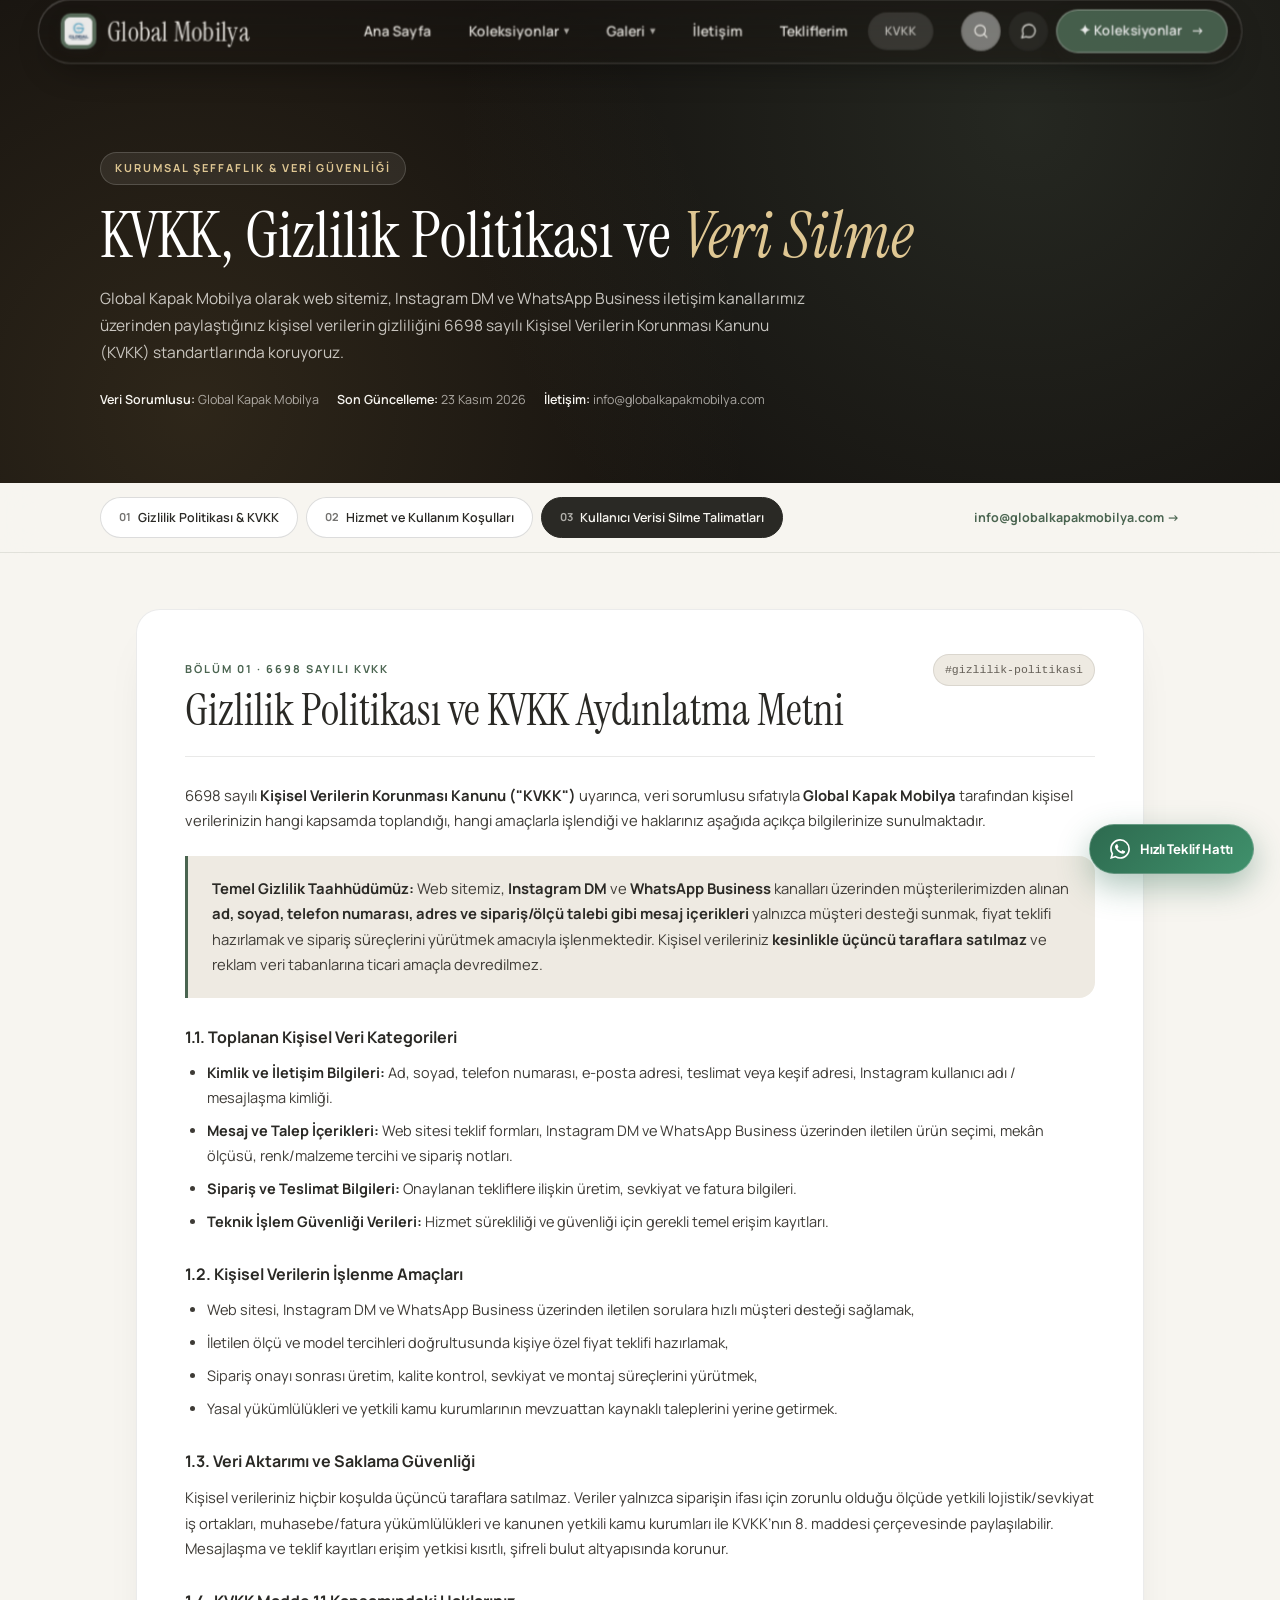
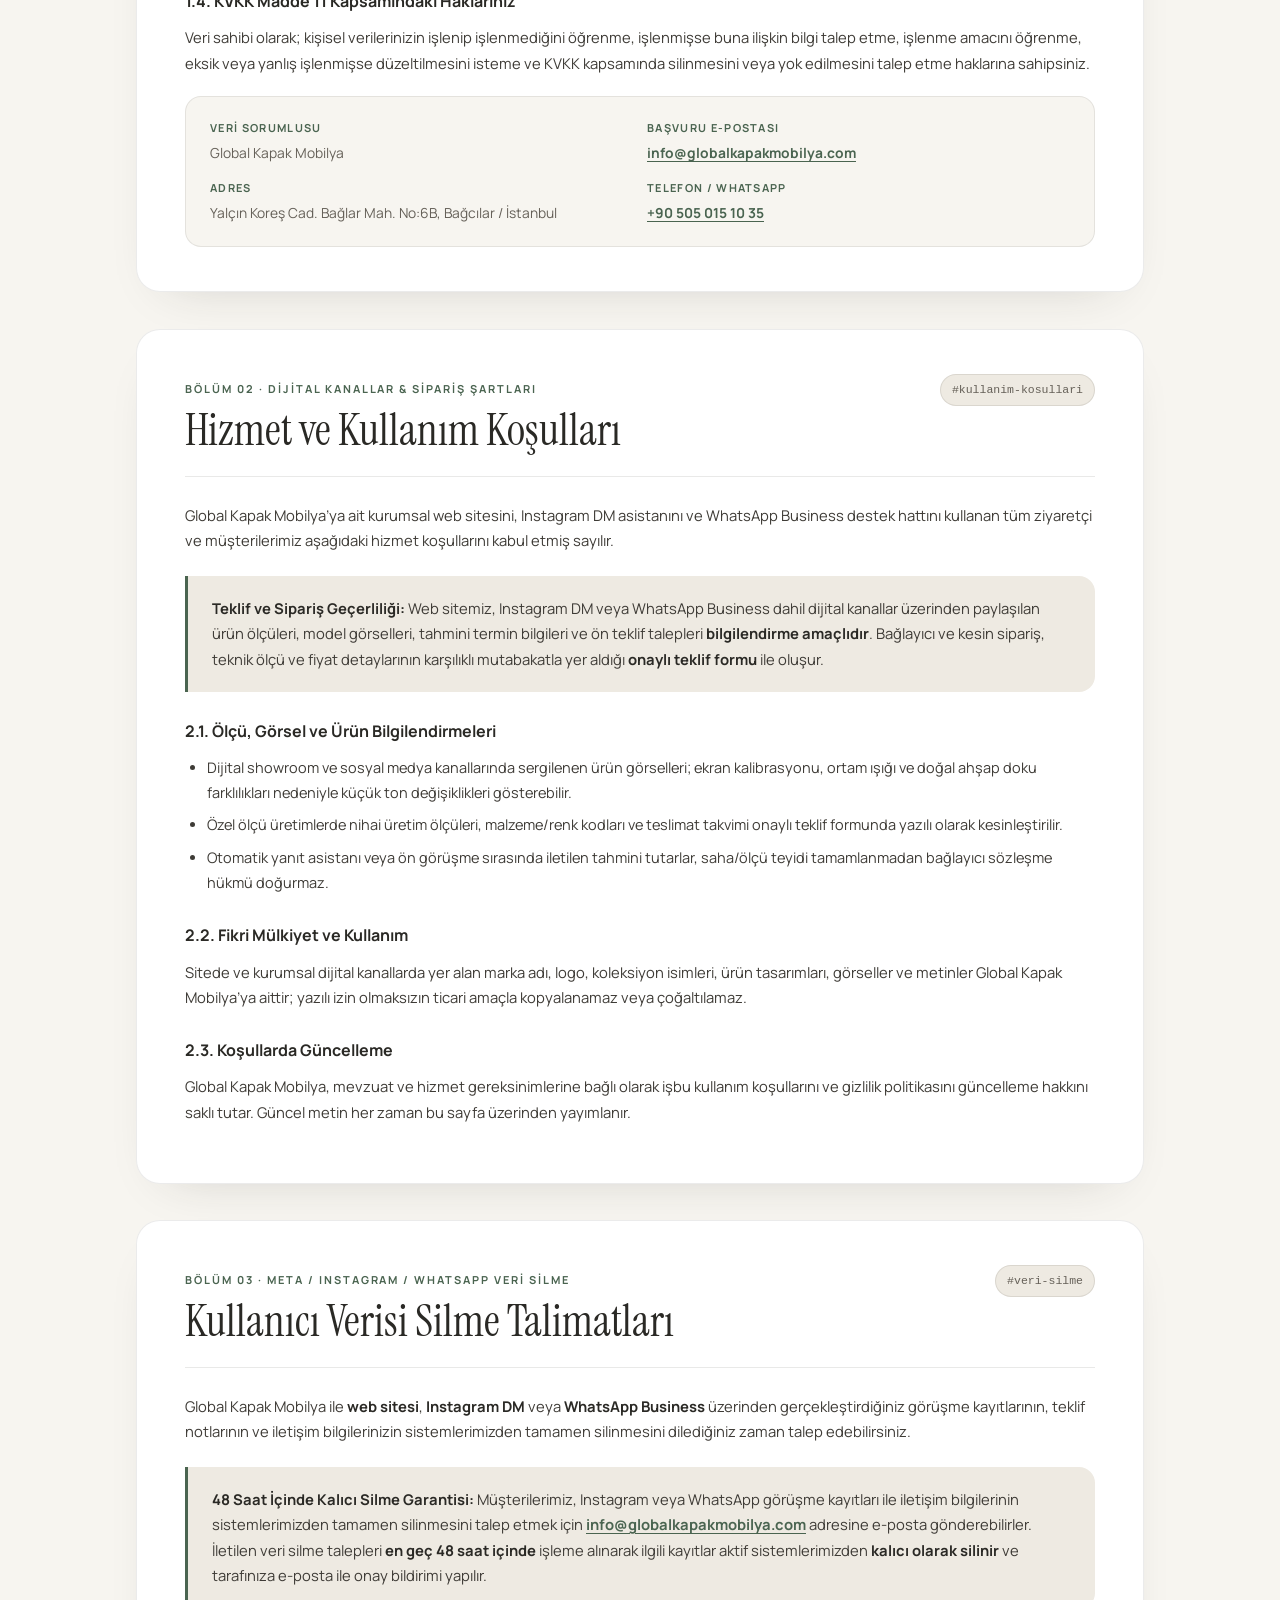
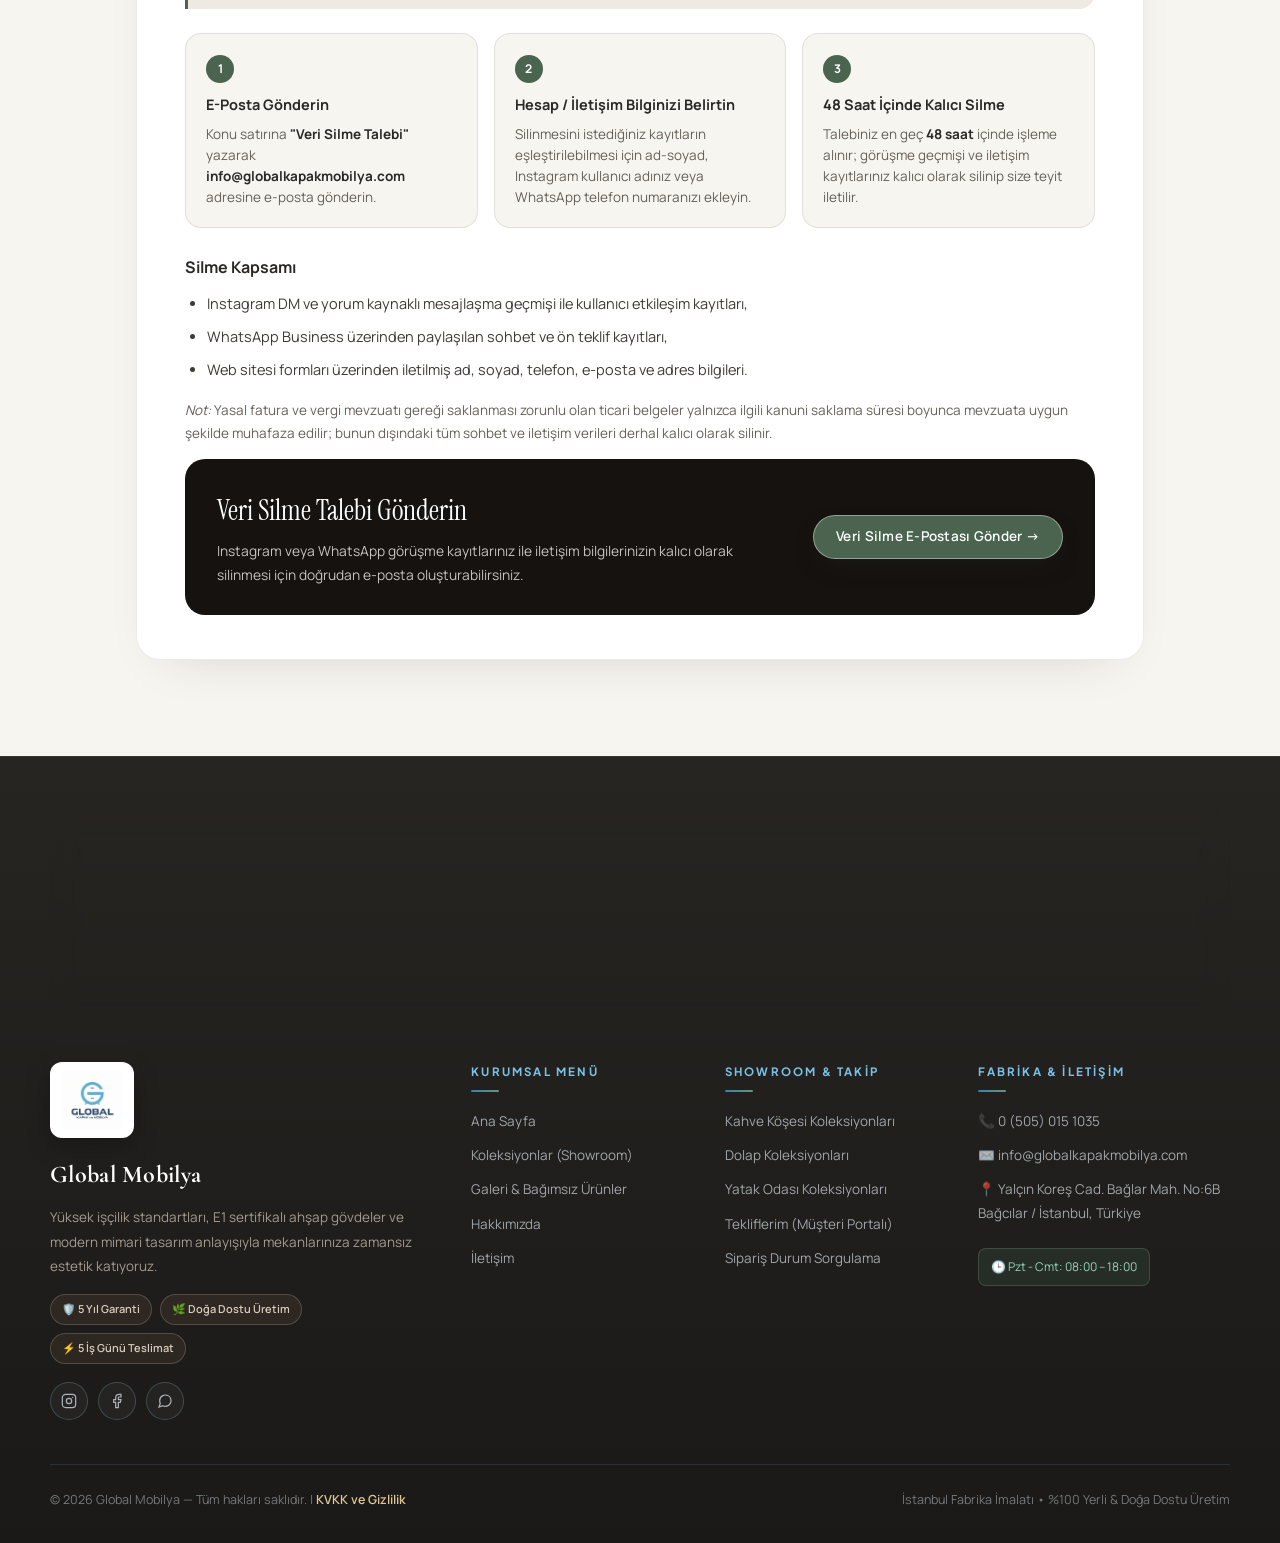
<file: kvkk-ve-gizlilik.html>
<!DOCTYPE html>
<html lang="tr" data-page="kvkk-ve-gizlilik">
<head>
<meta charset="UTF-8">
<meta name="viewport" content="width=device-width, initial-scale=1.0">
<title>KVKK, Gizlilik Politikası ve Veri Silme | Global Kapak Mobilya</title>
<meta name="description" content="Global Kapak Mobilya Gizlilik Politikası, 6698 sayılı KVKK Aydınlatma Metni, Hizmet ve Kullanım Koşulları ile Instagram ve WhatsApp Kullanıcı Verisi Silme Talimatları.">
<meta name="robots" content="index, follow">
<link rel="canonical" href="https://beta.globalkapakmobilya.com/kvkk-ve-gizlilik">
<link rel="icon" type="image/png" href="resim/logo.png">

<meta property="og:site_name" content="Global Kapak Mobilya">
<meta property="og:title" content="KVKK, Gizlilik Politikası ve Veri Silme | Global Kapak Mobilya">
<meta property="og:description" content="Gizlilik Politikası, KVKK Aydınlatma Metni, Kullanım Koşulları ve 48 saat içinde kalıcı Kullanıcı Verisi Silme Talimatları.">
<meta property="og:type" content="website">
<meta property="og:url" content="https://beta.globalkapakmobilya.com/kvkk-ve-gizlilik">
<meta property="og:image" content="https://beta.globalkapakmobilya.com/resim/logo.png">

<link rel="preconnect" href="https://fonts.googleapis.com">
<link rel="preconnect" href="https://fonts.gstatic.com" crossorigin>
<link href="https://fonts.googleapis.com/css2?family=Cormorant+Garamond:ital,wght@0,400;0,600;0,700;1,400;1,600&family=Instrument+Serif:ital@0;1&family=Manrope:wght@400;500;600;700&family=Plus+Jakarta+Sans:wght@400;500;600;700&display=swap" rel="stylesheet">

<link rel="stylesheet" href="css/luxury-atelier.css">
<link rel="stylesheet" href="css/showroom-motion.css">

<style>
  :root {
    --legal-ivory: #F7F5F0;
    --legal-linen: #EEEAE2;
    --legal-sand: #E4DED3;
    --legal-ink: #2A2925;
    --legal-muted: #656058;
    --legal-sage: #5E7462;
    --legal-sage-dark: #4A6450;
    --legal-espresso: #15120F;
  }

  html { scroll-behavior: smooth; }
  body {
    background: var(--legal-ivory);
    color: var(--legal-ink);
    font-family: var(--font-hg-sans);
    line-height: 1.72;
    overflow-x: hidden;
  }

  /* ── HERO ── */
  .legal-hero {
    position: relative;
    padding: 152px 36px 72px;
    background: var(--legal-espresso);
    color: #F7F5F0;
    overflow: hidden;
  }
  .legal-hero::before {
    content: '';
    position: absolute;
    inset: 0;
    background:
      radial-gradient(circle at 80% 25%, rgba(94, 116, 98, 0.22), transparent 52%),
      radial-gradient(circle at 15% 85%, rgba(197, 160, 89, 0.14), transparent 48%);
    pointer-events: none;
  }
  .legal-hero-inner {
    position: relative;
    z-index: 2;
    max-width: 1080px;
    margin: 0 auto;
  }
  .legal-kicker {
    display: inline-flex;
    align-items: center;
    gap: 8px;
    padding: 6px 14px;
    border-radius: 999px;
    background: rgba(247, 245, 240, 0.08);
    border: 1px solid rgba(255, 255, 255, 0.16);
    font-size: 11px;
    font-weight: 700;
    letter-spacing: 0.18em;
    text-transform: uppercase;
    color: #DFC793;
    margin-bottom: 18px;
  }
  .legal-hero h1 {
    font-family: var(--font-hg-serif);
    font-size: clamp(38px, 5vw, 66px);
    font-weight: 400;
    line-height: 1.04;
    color: #fff;
    margin-bottom: 16px;
  }
  .legal-hero h1 em {
    font-style: italic;
    color: #DFC793;
  }
  .legal-hero-lead {
    max-width: 720px;
    font-size: 15.5px;
    line-height: 1.72;
    color: rgba(247, 245, 240, 0.78);
    margin-bottom: 24px;
  }
  .legal-meta-row {
    display: flex;
    flex-wrap: wrap;
    gap: 18px;
    font-size: 12.5px;
    color: rgba(247, 245, 240, 0.65);
  }
  .legal-meta-row strong {
    color: #F7F5F0;
    font-weight: 600;
  }

  /* ── STICKY ANCHOR NAV ── */
  .legal-anchor-bar {
    position: sticky;
    top: 0;
    z-index: 900;
    background: rgba(247, 245, 240, 0.9);
    backdrop-filter: blur(16px);
    -webkit-backdrop-filter: blur(16px);
    border-bottom: 1px solid rgba(42, 41, 37, 0.1);
    padding: 14px 36px;
  }
  .legal-anchor-inner {
    max-width: 1080px;
    margin: 0 auto;
    display: flex;
    align-items: center;
    justify-content: space-between;
    gap: 12px;
    flex-wrap: wrap;
  }
  .legal-anchor-pills {
    display: flex;
    flex-wrap: wrap;
    gap: 8px;
  }
  .legal-anchor-pill {
    display: inline-flex;
    align-items: center;
    gap: 7px;
    padding: 9px 18px;
    border-radius: 999px;
    border: 1px solid rgba(42, 41, 37, 0.16);
    background: #fff;
    color: var(--legal-ink);
    text-decoration: none;
    font-size: 12.5px;
    font-weight: 600;
    transition: all 0.25s var(--ease-hg);
  }
  .legal-anchor-pill:hover,
  .legal-anchor-pill.active {
    background: var(--legal-ink);
    color: #F7F5F0;
    border-color: var(--legal-ink);
  }
  .legal-anchor-num {
    font-size: 11px;
    font-weight: 700;
    opacity: 0.65;
  }

  /* ── MAIN CONTENT ── */
  .legal-main {
    max-width: 1080px;
    margin: 0 auto;
    padding: 56px 36px 96px;
    display: flex;
    flex-direction: column;
    gap: 36px;
  }

  .legal-card {
    scroll-margin-top: 164px;
    background: #fff;
    border: 1px solid rgba(42, 41, 37, 0.09);
    border-radius: 24px;
    padding: 44px 48px;
    box-shadow: 0 20px 50px -32px rgba(42, 41, 37, 0.22);
  }
  .legal-card-head {
    display: flex;
    align-items: flex-start;
    justify-content: space-between;
    gap: 16px;
    padding-bottom: 22px;
    margin-bottom: 26px;
    border-bottom: 1px solid rgba(42, 41, 37, 0.1);
    flex-wrap: wrap;
  }
  .legal-sec-tag {
    display: inline-block;
    font-size: 11px;
    font-weight: 700;
    letter-spacing: 0.18em;
    text-transform: uppercase;
    color: var(--legal-sage-dark);
    margin-bottom: 8px;
  }
  .legal-card h2 {
    font-family: var(--font-hg-serif);
    font-size: clamp(30px, 3.4vw, 44px);
    font-weight: 400;
    line-height: 1.08;
    color: var(--legal-ink);
  }
  .legal-anchor-chip {
    font-family: ui-monospace, SFMono-Regular, Menlo, Consolas, monospace;
    font-size: 11.5px;
    padding: 5px 11px;
    border-radius: 999px;
    background: var(--legal-linen);
    color: var(--legal-muted);
    border: 1px solid rgba(42, 41, 37, 0.1);
    text-decoration: none;
  }
  .legal-anchor-chip:hover {
    color: var(--legal-ink);
    border-color: var(--legal-sage-dark);
  }

  .legal-card h3 {
    font-size: 16px;
    font-weight: 700;
    color: var(--legal-ink);
    margin: 26px 0 10px;
  }
  .legal-card p {
    font-size: 14.8px;
    color: #3E3B36;
    margin-bottom: 14px;
  }
  .legal-card ul,
  .legal-card ol {
    padding-left: 22px;
    margin-bottom: 16px;
  }
  .legal-card li {
    font-size: 14.5px;
    color: #3E3B36;
    margin-bottom: 8px;
  }
  .legal-card strong {
    color: var(--legal-ink);
    font-weight: 700;
  }
  .legal-card a.inline-link {
    color: var(--legal-sage-dark);
    font-weight: 700;
    text-decoration: underline;
    text-underline-offset: 3px;
  }

  /* Highlight Callout Boxes */
  .legal-callout {
    background: var(--legal-linen);
    border-left: 3px solid var(--legal-sage-dark);
    border-radius: 0 16px 16px 0;
    padding: 20px 24px;
    margin: 22px 0;
  }
  .legal-callout p:last-child { margin-bottom: 0; }

  .deletion-steps {
    display: grid;
    grid-template-columns: repeat(3, minmax(0, 1fr));
    gap: 16px;
    margin: 24px 0 26px;
  }
  .del-step {
    background: var(--legal-ivory);
    border: 1px solid rgba(42, 41, 37, 0.1);
    border-radius: 16px;
    padding: 20px;
  }
  .del-step-num {
    display: inline-flex;
    align-items: center;
    justify-content: center;
    width: 28px;
    height: 28px;
    border-radius: 999px;
    background: var(--legal-sage-dark);
    color: #fff;
    font-size: 12px;
    font-weight: 700;
    margin-bottom: 10px;
  }
  .del-step h4 {
    font-size: 14.5px;
    font-weight: 700;
    color: var(--legal-ink);
    margin-bottom: 6px;
  }
  .del-step p {
    font-size: 13.5px;
    color: var(--legal-muted);
    margin-bottom: 0;
    line-height: 1.55;
  }

  .deletion-cta-box {
    background: var(--legal-espresso);
    color: #F7F5F0;
    border-radius: 20px;
    padding: 28px 32px;
    display: flex;
    align-items: center;
    justify-content: space-between;
    gap: 24px;
    flex-wrap: wrap;
    margin-top: 10px;
  }
  .deletion-cta-box h4 {
    font-family: var(--font-hg-serif);
    font-size: 28px;
    font-weight: 400;
    color: #fff;
    margin-bottom: 4px;
  }
  .deletion-cta-box p {
    color: rgba(247, 245, 240, 0.78);
    font-size: 13.8px;
    margin-bottom: 0;
    max-width: 540px;
  }

  .controller-grid {
    display: grid;
    grid-template-columns: repeat(2, minmax(0, 1fr));
    gap: 14px;
    margin-top: 20px;
    padding: 22px 24px;
    border-radius: 16px;
    background: var(--legal-ivory);
    border: 1px solid rgba(42, 41, 37, 0.09);
  }
  .controller-grid div {
    font-size: 13.8px;
    color: var(--legal-muted);
  }
  .controller-grid strong {
    display: block;
    font-size: 11px;
    letter-spacing: 0.12em;
    text-transform: uppercase;
    color: var(--legal-sage-dark);
    margin-bottom: 3px;
  }

  @media (max-width: 860px) {
    .legal-card { padding: 30px 24px; }
    .deletion-steps,
    .controller-grid { grid-template-columns: 1fr; }
  }
  @media (max-width: 640px) {
    .legal-hero,
    .legal-anchor-bar,
    .legal-main { padding-left: 20px; padding-right: 20px; }
    .legal-hero { padding-top: 118px; }
  }
</style>
</head>
<body>

<header id="hgSiteHeader" class="site-header"></header>

<!-- ── HERO ── -->
<section class="legal-hero">
  <div class="legal-hero-inner">
    <span class="legal-kicker">Kurumsal Şeffaflık &amp; Veri Güvenliği</span>
    <h1>KVKK, Gizlilik Politikası ve <em>Veri Silme</em></h1>
    <p class="legal-hero-lead">
      Global Kapak Mobilya olarak web sitemiz, Instagram DM ve WhatsApp Business iletişim kanallarımız üzerinden paylaştığınız kişisel verilerin gizliliğini 6698 sayılı Kişisel Verilerin Korunması Kanunu (KVKK) standartlarında koruyoruz.
    </p>
    <div class="legal-meta-row">
      <span><strong>Veri Sorumlusu:</strong> Global Kapak Mobilya</span>
      <span><strong>Son Güncelleme:</strong> 23 Kasım 2026</span>
      <span><strong>İletişim:</strong> info@globalkapakmobilya.com</span>
    </div>
  </div>
</section>

<!-- ── STICKY ANCHOR BAR ── -->
<nav class="legal-anchor-bar" aria-label="Sayfa İçi Yasal Bölümler">
  <div class="legal-anchor-inner">
    <div class="legal-anchor-pills">
      <a href="#gizlilik-politikasi" class="legal-anchor-pill active"><span class="legal-anchor-num">01</span> Gizlilik Politikası &amp; KVKK</a>
      <a href="#kullanim-kosullari" class="legal-anchor-pill"><span class="legal-anchor-num">02</span> Hizmet ve Kullanım Koşulları</a>
      <a href="#veri-silme" class="legal-anchor-pill"><span class="legal-anchor-num">03</span> Kullanıcı Verisi Silme Talimatları</a>
    </div>
    <a href="mailto:info@globalkapakmobilya.com" style="font-size:12.5px;font-weight:700;color:var(--legal-sage-dark);text-decoration:none;">
      info@globalkapakmobilya.com →
    </a>
  </div>
</nav>

<!-- ── MAIN LEGAL SECTIONS ── -->
<main class="legal-main">

  <!-- SECTION 1: GİZLİLİK POLİTİKASI VE KVKK AYDINLATMA METNİ -->
  <article class="legal-card hg-reveal" id="gizlilik-politikasi">
    <div class="legal-card-head">
      <div>
        <span class="legal-sec-tag">Bölüm 01 · 6698 Sayılı KVKK</span>
        <h2>Gizlilik Politikası ve KVKK Aydınlatma Metni</h2>
      </div>
      <a href="#gizlilik-politikasi" class="legal-anchor-chip">#gizlilik-politikasi</a>
    </div>

    <p>
      6698 sayılı <strong>Kişisel Verilerin Korunması Kanunu ("KVKK")</strong> uyarınca, veri sorumlusu sıfatıyla <strong>Global Kapak Mobilya</strong> tarafından kişisel verilerinizin hangi kapsamda toplandığı, hangi amaçlarla işlendiği ve haklarınız aşağıda açıkça bilgilerinize sunulmaktadır.
    </p>

    <div class="legal-callout">
      <p>
        <strong>Temel Gizlilik Taahhüdümüz:</strong> Web sitemiz, <strong>Instagram DM</strong> ve <strong>WhatsApp Business</strong> kanalları üzerinden müşterilerimizden alınan <strong>ad, soyad, telefon numarası, adres ve sipariş/ölçü talebi gibi mesaj içerikleri</strong> yalnızca müşteri desteği sunmak, fiyat teklifi hazırlamak ve sipariş süreçlerini yürütmek amacıyla işlenmektedir. Kişisel verileriniz <strong>kesinlikle üçüncü taraflara satılmaz</strong> ve reklam veri tabanlarına ticari amaçla devredilmez.
      </p>
    </div>

    <h3>1.1. Toplanan Kişisel Veri Kategorileri</h3>
    <ul>
      <li><strong>Kimlik ve İletişim Bilgileri:</strong> Ad, soyad, telefon numarası, e-posta adresi, teslimat veya keşif adresi, Instagram kullanıcı adı / mesajlaşma kimliği.</li>
      <li><strong>Mesaj ve Talep İçerikleri:</strong> Web sitesi teklif formları, Instagram DM ve WhatsApp Business üzerinden iletilen ürün seçimi, mekân ölçüsü, renk/malzeme tercihi ve sipariş notları.</li>
      <li><strong>Sipariş ve Teslimat Bilgileri:</strong> Onaylanan tekliflere ilişkin üretim, sevkiyat ve fatura bilgileri.</li>
      <li><strong>Teknik İşlem Güvenliği Verileri:</strong> Hizmet sürekliliği ve güvenliği için gerekli temel erişim kayıtları.</li>
    </ul>

    <h3>1.2. Kişisel Verilerin İşlenme Amaçları</h3>
    <ul>
      <li>Web sitesi, Instagram DM ve WhatsApp Business üzerinden iletilen sorulara hızlı müşteri desteği sağlamak,</li>
      <li>İletilen ölçü ve model tercihleri doğrultusunda kişiye özel fiyat teklifi hazırlamak,</li>
      <li>Sipariş onayı sonrası üretim, kalite kontrol, sevkiyat ve montaj süreçlerini yürütmek,</li>
      <li>Yasal yükümlülükleri ve yetkili kamu kurumlarının mevzuattan kaynaklı taleplerini yerine getirmek.</li>
    </ul>

    <h3>1.3. Veri Aktarımı ve Saklama Güvenliği</h3>
    <p>
      Kişisel verileriniz hiçbir koşulda üçüncü taraflara satılmaz. Veriler yalnızca siparişin ifası için zorunlu olduğu ölçüde yetkili lojistik/sevkiyat iş ortakları, muhasebe/fatura yükümlülükleri ve kanunen yetkili kamu kurumları ile KVKK’nın 8. maddesi çerçevesinde paylaşılabilir. Mesajlaşma ve teklif kayıtları erişim yetkisi kısıtlı, şifreli bulut altyapısında korunur.
    </p>

    <h3>1.4. KVKK Madde 11 Kapsamındaki Haklarınız</h3>
    <p>
      Veri sahibi olarak; kişisel verilerinizin işlenip işlenmediğini öğrenme, işlenmişse buna ilişkin bilgi talep etme, işlenme amacını öğrenme, eksik veya yanlış işlenmişse düzeltilmesini isteme ve KVKK kapsamında silinmesini veya yok edilmesini talep etme haklarına sahipsiniz.
    </p>

    <div class="controller-grid">
      <div><strong>Veri Sorumlusu</strong>Global Kapak Mobilya</div>
      <div><strong>Başvuru E-Postası</strong><a href="mailto:info@globalkapakmobilya.com" class="inline-link">info@globalkapakmobilya.com</a></div>
      <div><strong>Adres</strong>Yalçın Koreş Cad. Bağlar Mah. No:6B, Bağcılar / İstanbul</div>
      <div><strong>Telefon / WhatsApp</strong><a href="tel:+905050151035" class="inline-link">+90 505 015 10 35</a></div>
    </div>
  </article>

  <!-- SECTION 2: HİZMET VE KULLANIM KOŞULLARI -->
  <article class="legal-card hg-reveal" id="kullanim-kosullari">
    <div class="legal-card-head">
      <div>
        <span class="legal-sec-tag">Bölüm 02 · Dijital Kanallar &amp; Sipariş Şartları</span>
        <h2>Hizmet ve Kullanım Koşulları</h2>
      </div>
      <a href="#kullanim-kosullari" class="legal-anchor-chip">#kullanim-kosullari</a>
    </div>

    <p>
      Global Kapak Mobilya’ya ait kurumsal web sitesini, Instagram DM asistanını ve WhatsApp Business destek hattını kullanan tüm ziyaretçi ve müşterilerimiz aşağıdaki hizmet koşullarını kabul etmiş sayılır.
    </p>

    <div class="legal-callout">
      <p>
        <strong>Teklif ve Sipariş Geçerliliği:</strong> Web sitemiz, Instagram DM veya WhatsApp Business dahil dijital kanallar üzerinden paylaşılan ürün ölçüleri, model görselleri, tahmini termin bilgileri ve ön teklif talepleri <strong>bilgilendirme amaçlıdır</strong>. Bağlayıcı ve kesin sipariş, teknik ölçü ve fiyat detaylarının karşılıklı mutabakatla yer aldığı <strong>onaylı teklif formu</strong> ile oluşur.
      </p>
    </div>

    <h3>2.1. Ölçü, Görsel ve Ürün Bilgilendirmeleri</h3>
    <ul>
      <li>Dijital showroom ve sosyal medya kanallarında sergilenen ürün görselleri; ekran kalibrasyonu, ortam ışığı ve doğal ahşap doku farklılıkları nedeniyle küçük ton değişiklikleri gösterebilir.</li>
      <li>Özel ölçü üretimlerde nihai üretim ölçüleri, malzeme/renk kodları ve teslimat takvimi onaylı teklif formunda yazılı olarak kesinleştirilir.</li>
      <li>Otomatik yanıt asistanı veya ön görüşme sırasında iletilen tahmini tutarlar, saha/ölçü teyidi tamamlanmadan bağlayıcı sözleşme hükmü doğurmaz.</li>
    </ul>

    <h3>2.2. Fikri Mülkiyet ve Kullanım</h3>
    <p>
      Sitede ve kurumsal dijital kanallarda yer alan marka adı, logo, koleksiyon isimleri, ürün tasarımları, görseller ve metinler Global Kapak Mobilya’ya aittir; yazılı izin olmaksızın ticari amaçla kopyalanamaz veya çoğaltılamaz.
    </p>

    <h3>2.3. Koşullarda Güncelleme</h3>
    <p>
      Global Kapak Mobilya, mevzuat ve hizmet gereksinimlerine bağlı olarak işbu kullanım koşullarını ve gizlilik politikasını güncelleme hakkını saklı tutar. Güncel metin her zaman bu sayfa üzerinden yayımlanır.
    </p>
  </article>

  <!-- SECTION 3: KULLANICI VERİSİ SİLME TALİMATLARI -->
  <article class="legal-card hg-reveal" id="veri-silme">
    <div class="legal-card-head">
      <div>
        <span class="legal-sec-tag">Bölüm 03 · Meta / Instagram / WhatsApp Veri Silme</span>
        <h2>Kullanıcı Verisi Silme Talimatları</h2>
      </div>
      <a href="#veri-silme" class="legal-anchor-chip">#veri-silme</a>
    </div>

    <p>
      Global Kapak Mobilya ile <strong>web sitesi</strong>, <strong>Instagram DM</strong> veya <strong>WhatsApp Business</strong> üzerinden gerçekleştirdiğiniz görüşme kayıtlarının, teklif notlarının ve iletişim bilgilerinizin sistemlerimizden tamamen silinmesini dilediğiniz zaman talep edebilirsiniz.
    </p>

    <div class="legal-callout">
      <p>
        <strong>48 Saat İçinde Kalıcı Silme Garantisi:</strong> Müşterilerimiz, Instagram veya WhatsApp görüşme kayıtları ile iletişim bilgilerinin sistemlerimizden tamamen silinmesini talep etmek için <a href="mailto:info@globalkapakmobilya.com?subject=Veri%20Silme%20Talebi" class="inline-link">info@globalkapakmobilya.com</a> adresine e-posta gönderebilirler. İletilen veri silme talepleri <strong>en geç 48 saat içinde</strong> işleme alınarak ilgili kayıtlar aktif sistemlerimizden <strong>kalıcı olarak silinir</strong> ve tarafınıza e-posta ile onay bildirimi yapılır.
      </p>
    </div>

    <div class="deletion-steps">
      <div class="del-step">
        <span class="del-step-num">1</span>
        <h4>E-Posta Gönderin</h4>
        <p>Konu satırına <strong>"Veri Silme Talebi"</strong> yazarak <strong>info@globalkapakmobilya.com</strong> adresine e-posta gönderin.</p>
      </div>
      <div class="del-step">
        <span class="del-step-num">2</span>
        <h4>Hesap / İletişim Bilginizi Belirtin</h4>
        <p>Silinmesini istediğiniz kayıtların eşleştirilebilmesi için ad-soyad, Instagram kullanıcı adınız veya WhatsApp telefon numaranızı ekleyin.</p>
      </div>
      <div class="del-step">
        <span class="del-step-num">3</span>
        <h4>48 Saat İçinde Kalıcı Silme</h4>
        <p>Talebiniz en geç <strong>48 saat</strong> içinde işleme alınır; görüşme geçmişi ve iletişim kayıtlarınız kalıcı olarak silinip size teyit iletilir.</p>
      </div>
    </div>

    <h3>Silme Kapsamı</h3>
    <ul>
      <li>Instagram DM ve yorum kaynaklı mesajlaşma geçmişi ile kullanıcı etkileşim kayıtları,</li>
      <li>WhatsApp Business üzerinden paylaşılan sohbet ve ön teklif kayıtları,</li>
      <li>Web sitesi formları üzerinden iletilmiş ad, soyad, telefon, e-posta ve adres bilgileri.</li>
    </ul>
    <p style="font-size:13.5px;color:var(--legal-muted);">
      <em>Not:</em> Yasal fatura ve vergi mevzuatı gereği saklanması zorunlu olan ticari belgeler yalnızca ilgili kanuni saklama süresi boyunca mevzuata uygun şekilde muhafaza edilir; bunun dışındaki tüm sohbet ve iletişim verileri derhal kalıcı olarak silinir.
    </p>

    <div class="deletion-cta-box">
      <div>
        <h4>Veri Silme Talebi Gönderin</h4>
        <p>Instagram veya WhatsApp görüşme kayıtlarınız ile iletişim bilgilerinizin kalıcı olarak silinmesi için doğrudan e-posta oluşturabilirsiniz.</p>
      </div>
      <a href="mailto:info@globalkapakmobilya.com?subject=Veri%20Silme%20Talebi&body=Merhaba%20Global%20Kapak%20Mobilya%2C%0A%0AInstagram%20%2F%20WhatsApp%20g%C3%B6r%C3%BC%C5%9Fme%20kay%C4%B1tlar%C4%B1m%C4%B1n%20ve%20ileti%C5%9Fim%20bilgilerimin%20sistemlerinizden%20kal%C4%B1c%C4%B1%20olarak%20silinmesini%20talep%20ediyorum.%0A%0AAd%20Soyad%3A%20%0AInstagram%20Kullan%C4%B1c%C4%B1%20Ad%C4%B1%20%2F%20Telefon%3A%20" class="btn-hg-wipe">
        <span class="btn-hg-wipe-inner">
          <span class="btn-hg-wipe-row main">Veri Silme E-Postası Gönder →</span>
          <span class="btn-hg-wipe-row clone" aria-hidden="true">Veri Silme E-Postası Gönder →</span>
        </span>
      </a>
    </div>
  </article>

</main>

<script src="js/header.js"></script>
<script src="js/footer.js"></script>
<script src="js/showroom-motion.js"></script>
<script>
document.addEventListener('DOMContentLoaded', () => {
  const pills = document.querySelectorAll('.legal-anchor-pill');
  const sections = ['gizlilik-politikasi', 'kullanim-kosullari', 'veri-silme']
    .map(id => document.getElementById(id))
    .filter(Boolean);

  if (sections.length && 'IntersectionObserver' in window) {
    const obs = new IntersectionObserver((entries) => {
      entries.forEach(entry => {
        if (entry.isIntersecting) {
          const id = entry.target.id;
          pills.forEach(p => p.classList.toggle('active', p.getAttribute('href') === '#' + id));
        }
      });
    }, { rootMargin: '-25% 0px -60% 0px' });
    sections.forEach(sec => obs.observe(sec));
  }
});
</script>
</body>
</html>
</file>
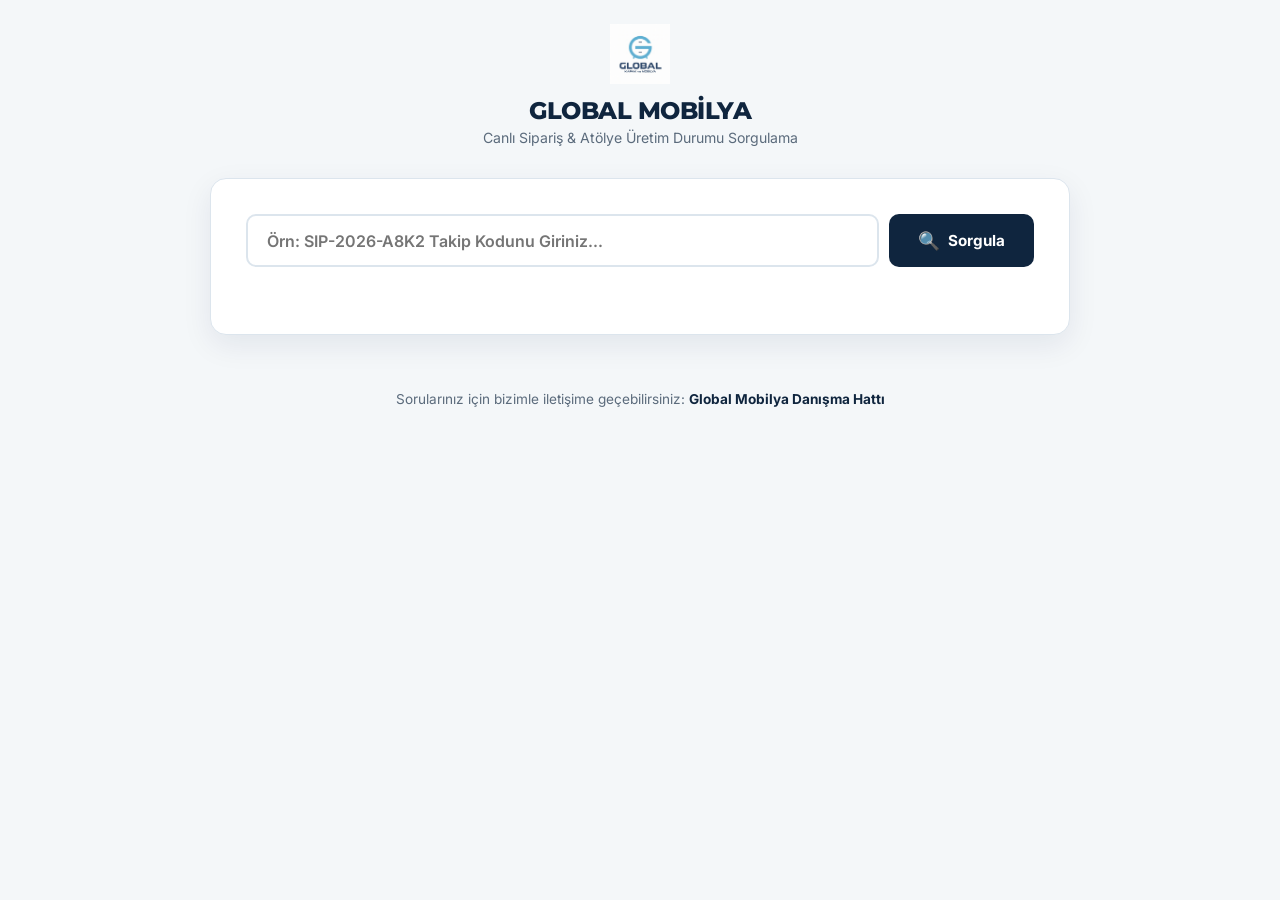
<file: takip.html>
<!DOCTYPE html>
<html lang="tr">
<head>
  <meta charset="UTF-8">
  <meta name="viewport" content="width=device-width, initial-scale=1.0">
  <title>Sipariş Takibi — Global Mobilya</title>
  <link rel="icon" href="/favicon.ico" type="image/x-icon">
  <link rel="preconnect" href="https://fonts.googleapis.com">
  <link rel="preconnect" href="https://fonts.gstatic.com" crossorigin>
  <link href="https://fonts.googleapis.com/css2?family=Inter:wght@400;500;600;700&family=Montserrat:wght@600;700;800&display=swap" rel="stylesheet">
  <style>
    :root {
      --navy: #0F253E;
      --navy-dark: #091728;
      --navy-light: #1E3F66;
      --gold: #3B82A6;
      --gold-hover: #2E6F9E;
      --gold-light: #E8F2F8;
      --bg-main: #F4F7F9;
      --bg-card: #FFFFFF;
      --text-dark: #1E293B;
      --text-muted: #5B6B7C;
      --border: #DCE5ED;
      --success: #4A7862;
      --success-light: #E6F0EC;
      --purple: #2E6F9E;
      --purple-light: #EBF3F9;
    }
    * { box-sizing: border-box; margin: 0; padding: 0; font-family: 'Inter', -apple-system, BlinkMacSystemFont, sans-serif; }
    body {
      background: var(--bg-main);
      color: var(--text-dark);
      min-height: 100vh;
      display: flex;
      flex-direction: column;
      align-items: center;
      padding: 1.5rem 1rem;
    }
    .header-box {
      display: flex;
      flex-direction: column;
      align-items: center;
      margin-bottom: 2rem;
      text-align: center;
    }
    .logo-img {
      height: 60px;
      margin-bottom: 0.75rem;
      object-fit: contain;
    }
    .brand-title {
      font-family: 'Montserrat', sans-serif;
      font-size: 1.5rem;
      font-weight: 800;
      color: var(--navy);
      letter-spacing: -0.5px;
    }
    .brand-sub {
      font-size: 0.88rem;
      color: var(--text-muted);
      margin-top: 4px;
    }
    .track-card {
      background: var(--bg-card);
      border-radius: 16px;
      box-shadow: 0 10px 30px rgba(11, 31, 75, 0.08);
      border: 1px solid var(--border);
      width: 100%;
      max-width: 860px;
      padding: 2.2rem;
      margin-bottom: 2rem;
    }
    .search-box {
      display: flex;
      gap: 10px;
      margin-bottom: 2rem;
    }
    .search-box input {
      flex: 1;
      padding: 0.9rem 1.2rem;
      font-size: 1rem;
      font-weight: 600;
      border: 2px solid var(--border);
      border-radius: 10px;
      outline: none;
      transition: border-color 0.2s;
    }
    .search-box input:focus {
      border-color: var(--gold);
    }
    .search-box button {
      background: var(--navy);
      color: #fff;
      border: none;
      padding: 0 1.8rem;
      border-radius: 10px;
      font-weight: 700;
      font-size: 0.95rem;
      cursor: pointer;
      display: flex;
      align-items: center;
      gap: 8px;
      transition: background 0.2s;
    }
    .search-box button:hover {
      background: var(--navy-light);
    }
    .result-container {
      display: none;
      animation: fadeIn 0.3s ease;
    }
    @keyframes fadeIn { from { opacity: 0; transform: translateY(8px); } to { opacity: 1; transform: translateY(0); } }
    .order-header-info {
      display: flex;
      justify-content: space-between;
      align-items: flex-start;
      flex-wrap: wrap;
      gap: 1rem;
      padding-bottom: 1.5rem;
      border-bottom: 1px solid var(--border);
      margin-bottom: 2rem;
    }
    .order-code-badge {
      display: inline-block;
      background: var(--gold-light);
      color: #785412;
      font-weight: 700;
      font-size: 0.85rem;
      padding: 0.3rem 0.75rem;
      border-radius: 6px;
      margin-bottom: 6px;
    }
    .order-cust-name {
      font-family: 'Montserrat', sans-serif;
      font-size: 1.3rem;
      font-weight: 700;
      color: var(--navy);
    }
    .order-stage-badge {
      background: var(--navy);
      color: #fff;
      padding: 0.5rem 1.2rem;
      border-radius: 30px;
      font-weight: 700;
      font-size: 0.95rem;
      display: flex;
      align-items: center;
      gap: 8px;
    }
    .timeline-wrapper {
      margin: 2.5rem 0;
      overflow-x: auto;
      padding-bottom: 1rem;
    }
    .timeline {
      display: flex;
      justify-content: space-between;
      position: relative;
      min-width: 680px;
    }
    .timeline::before {
      content: '';
      position: absolute;
      top: 24px;
      left: 30px;
      right: 30px;
      height: 4px;
      background: var(--border);
      z-index: 1;
    }
    .timeline-step {
      display: flex;
      flex-direction: column;
      align-items: center;
      position: relative;
      z-index: 2;
      width: 90px;
      text-align: center;
    }
    .step-icon-bubble {
      width: 50px;
      height: 50px;
      border-radius: 50%;
      background: #fff;
      border: 3px solid var(--border);
      display: flex;
      align-items: center;
      justify-content: center;
      font-size: 1.25rem;
      color: var(--text-muted);
      transition: all 0.3s;
      box-shadow: 0 2px 6px rgba(0,0,0,0.05);
    }
    .step-label {
      font-size: 0.78rem;
      font-weight: 600;
      color: var(--text-muted);
      margin-top: 10px;
    }
    .timeline-step.completed .step-icon-bubble {
      background: var(--success);
      border-color: var(--success);
      color: #fff;
    }
    .timeline-step.completed .step-label {
      color: var(--success);
      font-weight: 700;
    }
    .timeline-step.active .step-icon-bubble {
      background: var(--navy);
      border-color: var(--gold);
      color: #fff;
      transform: scale(1.15);
      box-shadow: 0 0 0 6px var(--gold-light);
    }
    .timeline-step.active .step-label {
      color: var(--navy);
      font-weight: 800;
    }
    .details-grid {
      display: grid;
      grid-template-columns: repeat(auto-fit, minmax(220px, 1fr));
      gap: 1.2rem;
      background: #f8fafc;
      border-radius: 12px;
      padding: 1.4rem;
      border: 1px solid var(--border);
      margin-bottom: 2rem;
    }
    .detail-item-title {
      font-size: 0.75rem;
      text-transform: uppercase;
      font-weight: 700;
      color: var(--text-muted);
      margin-bottom: 4px;
    }
    .detail-item-val {
      font-size: 0.95rem;
      font-weight: 600;
      color: var(--navy);
    }
    .history-card {
      margin-top: 1.5rem;
    }
    .history-title {
      font-family: 'Montserrat', sans-serif;
      font-size: 1.05rem;
      font-weight: 700;
      color: var(--navy);
      margin-bottom: 1rem;
    }
    .history-list {
      display: flex;
      flex-direction: column;
      gap: 10px;
    }
    .history-item {
      display: flex;
      justify-content: space-between;
      align-items: center;
      padding: 10px 14px;
      background: #fff;
      border-radius: 8px;
      border: 1px solid var(--border);
      font-size: 0.85rem;
    }
    .hist-stage {
      font-weight: 700;
      color: var(--navy);
    }
    .hist-time {
      color: var(--text-muted);
      font-size: 0.8rem;
    }
    .footer-support {
      text-align: center;
      color: var(--text-muted);
      font-size: 0.85rem;
      margin-top: 1.5rem;
    }
    .footer-support a {
      color: var(--navy);
      font-weight: 700;
      text-decoration: none;
    }
    .not-found-alert {
      display: none;
      background: #fee2e2;
      color: #991b1b;
      padding: 1rem;
      border-radius: 10px;
      font-weight: 600;
      margin-bottom: 1.5rem;
      text-align: center;
    }
  </style>
</head>
<body>

  <div class="header-box">
    <img src="/resim/logo.png" alt="Global Mobilya" class="logo-img" onerror="this.style.display='none'">
    <h1 class="brand-title">GLOBAL MOBİLYA</h1>
    <p class="brand-sub">Canlı Sipariş &amp; Atölye Üretim Durumu Sorgulama</p>
  </div>

  <div class="track-card">
    <div class="search-box">
      <input type="text" id="trackInput" placeholder="Örn: SIP-2026-A8K2 Takip Kodunu Giriniz..." />
      <button onclick="queryOrder()"><span style="font-size:1.1rem">🔍</span> Sorgula</button>
    </div>

    <div id="notFoundAlert" class="not-found-alert">
      Belirtilen takip koduna ait sipariş bulunamadı. Lütfen sipariş fişinizdeki kodu kontrol ediniz.
    </div>

    <div id="resultContainer" class="result-container">
      <div class="order-header-info">
        <div>
          <span id="resTrackingCode" class="order-code-badge">SIP-XXXX-XXXX</span>
          <h2 id="resCustomerName" class="order-cust-name">Müşteri Adı</h2>
          <div id="resProductTitle" style="color:var(--text-muted); font-size:0.95rem; margin-top:4px;">Ürün Başlığı</div>
        </div>
        <div>
          <div id="resStageBadge" class="order-stage-badge">
            <span id="resStageIcon">📐</span>
            <span id="resStageName">Çizim</span>
          </div>
        </div>
      </div>

      <!-- HORIZONTAL TIMELINE -->
      <div class="timeline-wrapper">
        <div id="timelineContainer" class="timeline">
          <!-- Dynamically populated -->
        </div>
      </div>

      <!-- ORDER DETAILS (Zero Financials) -->
      <div class="details-grid">
        <div>
          <div class="detail-item-title">Yüzey &amp; Renk Seçimi</div>
          <div id="resColor" class="detail-item-val">-</div>
        </div>
        <div>
          <div class="detail-item-title">Koleksiyon &amp; Seri</div>
          <div id="resPattern" class="detail-item-val">-</div>
        </div>
        <div>
          <div class="detail-item-title">Gövde Kalınlığı</div>
          <div id="resThickness" class="detail-item-val">-</div>
        </div>
        <div>
          <div class="detail-item-title">Modül / Parça Adedi</div>
          <div id="resParts" class="detail-item-val">-</div>
        </div>
        <div>
          <div class="detail-item-title">Toplam Alan</div>
          <div id="resArea" class="detail-item-val">-</div>
        </div>
        <div>
          <div class="detail-item-title">Tahmini Teslimat</div>
          <div id="resDelivery" class="detail-item-val" style="color:var(--gold);">-</div>
        </div>
      </div>

      <!-- STAGE HISTORY -->
      <div class="history-card">
        <div class="history-title">Aşama Geçmişi & Notlar</div>
        <div id="resHistoryList" class="history-list"></div>
      </div>
    </div>
  </div>

  <div class="footer-support">
    Sorularınız için bizimle iletişime geçebilirsiniz: <a href="tel:+905050151035">Global Mobilya Danışma Hattı</a>
  </div>

  <script>
    const STAGES = [
      { id: 'cizim', name: 'Ölçü &amp; Plan', icon: '📐' },
      { id: 'cnc', name: 'Ahşap Kesim', icon: '🪚' },
      { id: 'zimpara', name: 'Birleşim &amp; Zımpara', icon: '🪵' },
      { id: 'tutkal', name: 'Yüzey İşçiliği', icon: '✨' },
      { id: 'membran', name: 'Son Montaj &amp; Kalite', icon: '🛠️' },
      { id: 'sevkiyat', name: 'Sevkiyat', icon: '🚚' },
      { id: 'tamamlandi', name: 'Teslim Edildi', icon: '✅' }
    ];

    function getLocalOrders() {
      try {
        return JSON.parse(localStorage.getItem('global_kapak_orders') || '[]');
      } catch(e) {
        return [];
      }
    }

    async function queryOrder(overrideCode) {
      const input = document.getElementById('trackInput');
      const code = (overrideCode || input.value || '').trim().toUpperCase();
      const alertBox = document.getElementById('notFoundAlert');
      const resultBox = document.getElementById('resultContainer');

      if (!code) return;

      alertBox.style.display = 'none';

      let order = null;

      // 1. Supabase / ERP B2C Public takip sorgusu (Firebase yerine)
      const erpTrackEndpoints = [
        `https://erp.globalkapakmobilya.com/api/b2c-public?track=${encodeURIComponent(code)}`,
        `https://insta-deployment-rho.vercel.app/api/b2c-public?track=${encodeURIComponent(code)}`
      ];
      for (const ep of erpTrackEndpoints) {
        try {
          const res = await fetch(ep, { cache: 'no-store' });
          if (res.ok) {
            const json = await res.json();
            if (json?.ok && json.order) {
              order = json.order;
              break;
            }
          }
        } catch (e) {
          console.warn('Takip servisi sorgusu atlandı:', e);
        }
      }

      // 2. Fallback to local storage
      if (!order) {
        const localOrders = getLocalOrders();
        order = localOrders.find(o => o.trackingCode && o.trackingCode.toUpperCase() === code);
      }

      if (!order) {
        alertBox.style.display = 'block';
        resultBox.style.display = 'none';
        return;
      }

      renderOrderResult(order);
    }

    function renderOrderResult(order) {
      const alertBox = document.getElementById('notFoundAlert');
      const resultBox = document.getElementById('resultContainer');
      alertBox.style.display = 'none';
      resultBox.style.display = 'block';

      document.getElementById('resTrackingCode').innerText = order.trackingCode;
      document.getElementById('resCustomerName').innerText = order.customerName || 'Müşteri';
      document.getElementById('resProductTitle').innerText = order.productTitle || 'Özel Mobilya Üretimi';

      const curIdx = STAGES.findIndex(s => s.id === order.currentStage);
      const curStage = STAGES[curIdx] || STAGES[0];

      document.getElementById('resStageIcon').innerText = curStage.icon;
      document.getElementById('resStageName').innerText = curStage.name;

      // Render timeline
      const tContainer = document.getElementById('timelineContainer');
      tContainer.innerHTML = STAGES.map((s, idx) => {
        let cls = 'timeline-step';
        if (idx < curIdx || (curIdx === STAGES.length - 1 && idx === curIdx)) cls += ' completed';
        else if (idx === curIdx) cls += ' active';

        return `
          <div class="${cls}">
            <div class="step-icon-bubble">${idx < curIdx ? '✓' : s.icon}</div>
            <div class="step-label">${s.name}</div>
          </div>
        `;
      }).join('');

      // Tech details
      document.getElementById('resColor').innerText = order.membraneColor || '-';
      document.getElementById('resPattern').innerText = order.modelPattern || '-';
      document.getElementById('resThickness').innerText = order.mdfThickness || '18mm';
      document.getElementById('resParts').innerText = (order.partCount || '-') + ' Adet';
      document.getElementById('resArea').innerText = order.totalAreaM2 ? (order.totalAreaM2 + ' m²') : '-';
      document.getElementById('resDelivery').innerText = order.estimatedDelivery || 'Planlanıyor';

      // History
      const histContainer = document.getElementById('resHistoryList');
      if (order.stageHistory && order.stageHistory.length > 0) {
        histContainer.innerHTML = order.stageHistory.map(h => {
          const d = h.timestamp ? new Date(h.timestamp).toLocaleString('tr-TR') : '';
          return `
            <div class="history-item">
              <div>
                <span class="hist-stage">${h.stageName}</span>
                ${h.note ? `<span style="color:var(--text-muted); margin-left:8px;">— ${h.note}</span>` : ''}
              </div>
              <div class="hist-time">${d}</div>
            </div>
          `;
        }).join('');
      } else {
        histContainer.innerHTML = '<div style="color:var(--text-muted); font-size:0.85rem; padding:8px;">Henüz aşama geçmişi kaydı bulunmuyor.</div>';
      }
    }

    // Auto read ?kod= or ?code= from URL
    window.addEventListener('DOMContentLoaded', () => {
      const params = new URLSearchParams(window.location.search);
      const code = params.get('kod') || params.get('code');
      if (code) {
        const input = document.getElementById('trackInput');
        if (input) input.value = code;
        queryOrder(code);
      }
    });
  </script>
  <script src="js/supabase-config.js"></script>
</body>
</html>
</file>
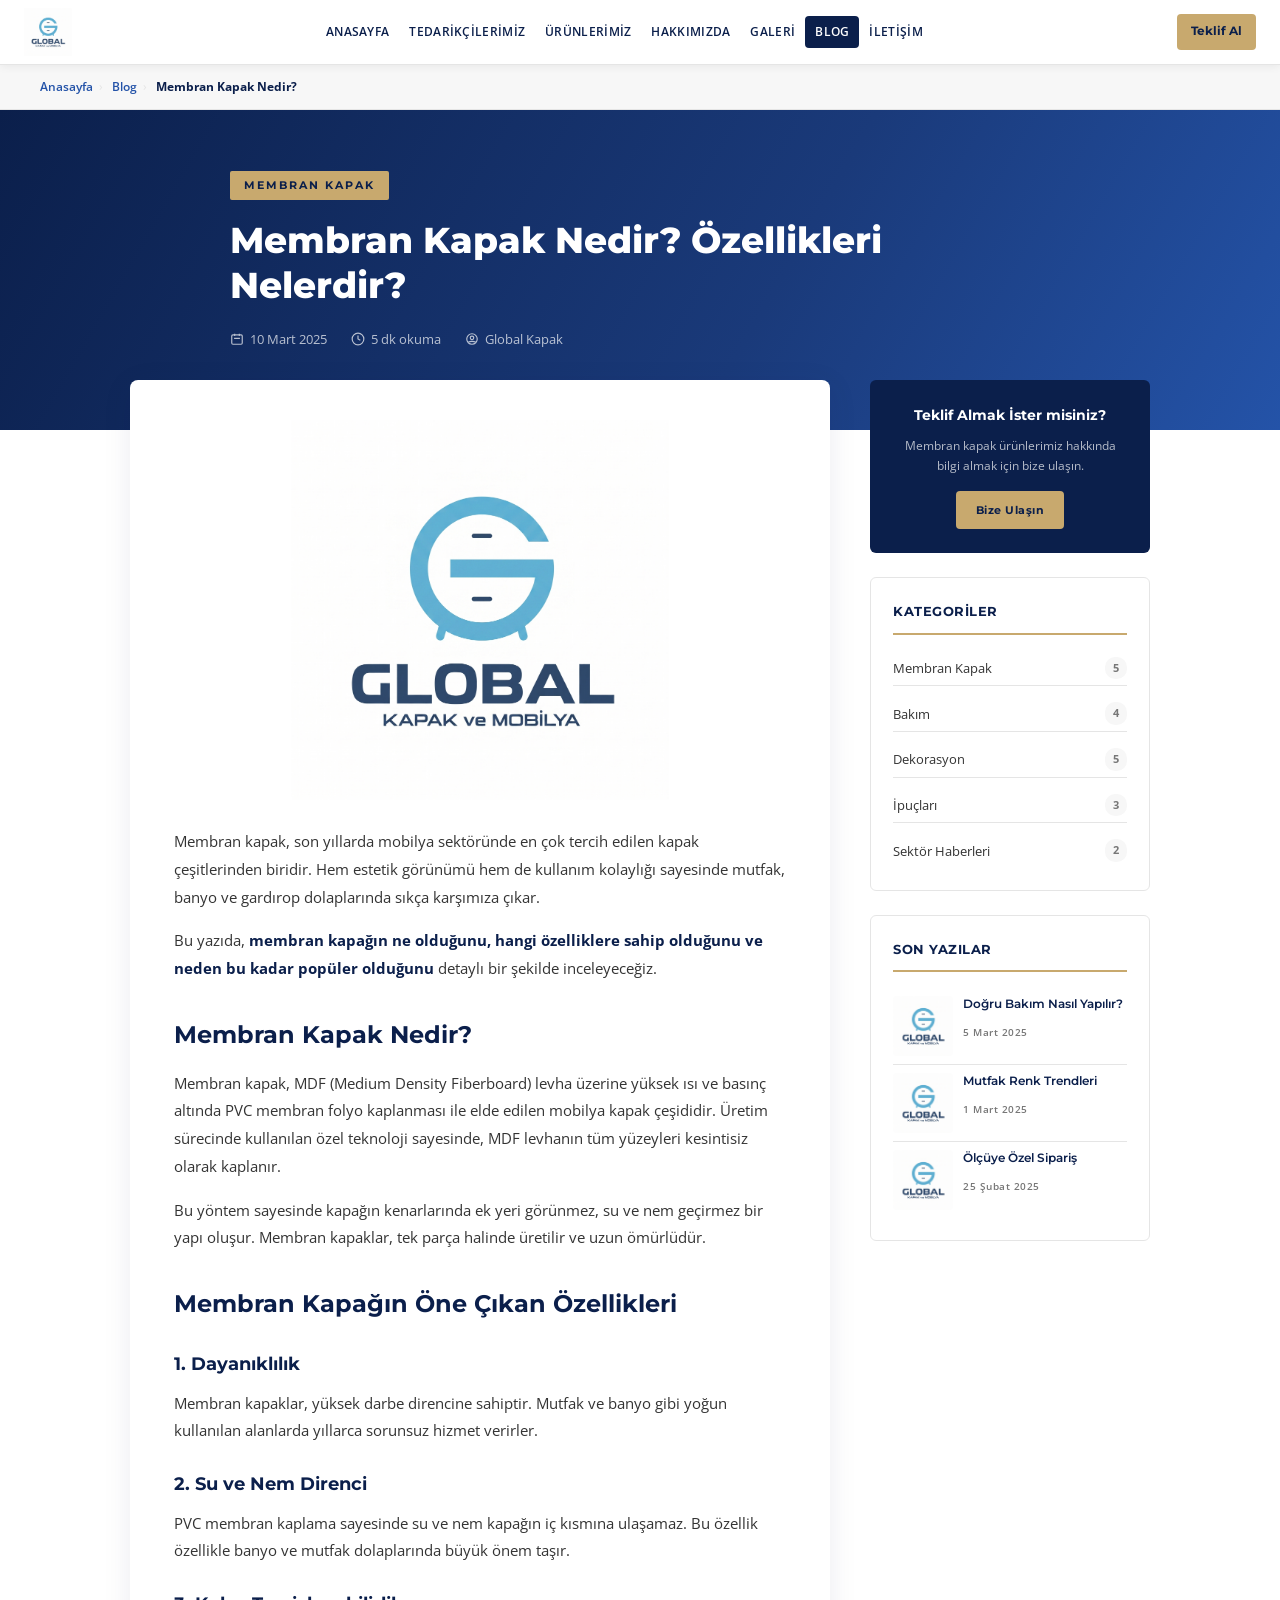
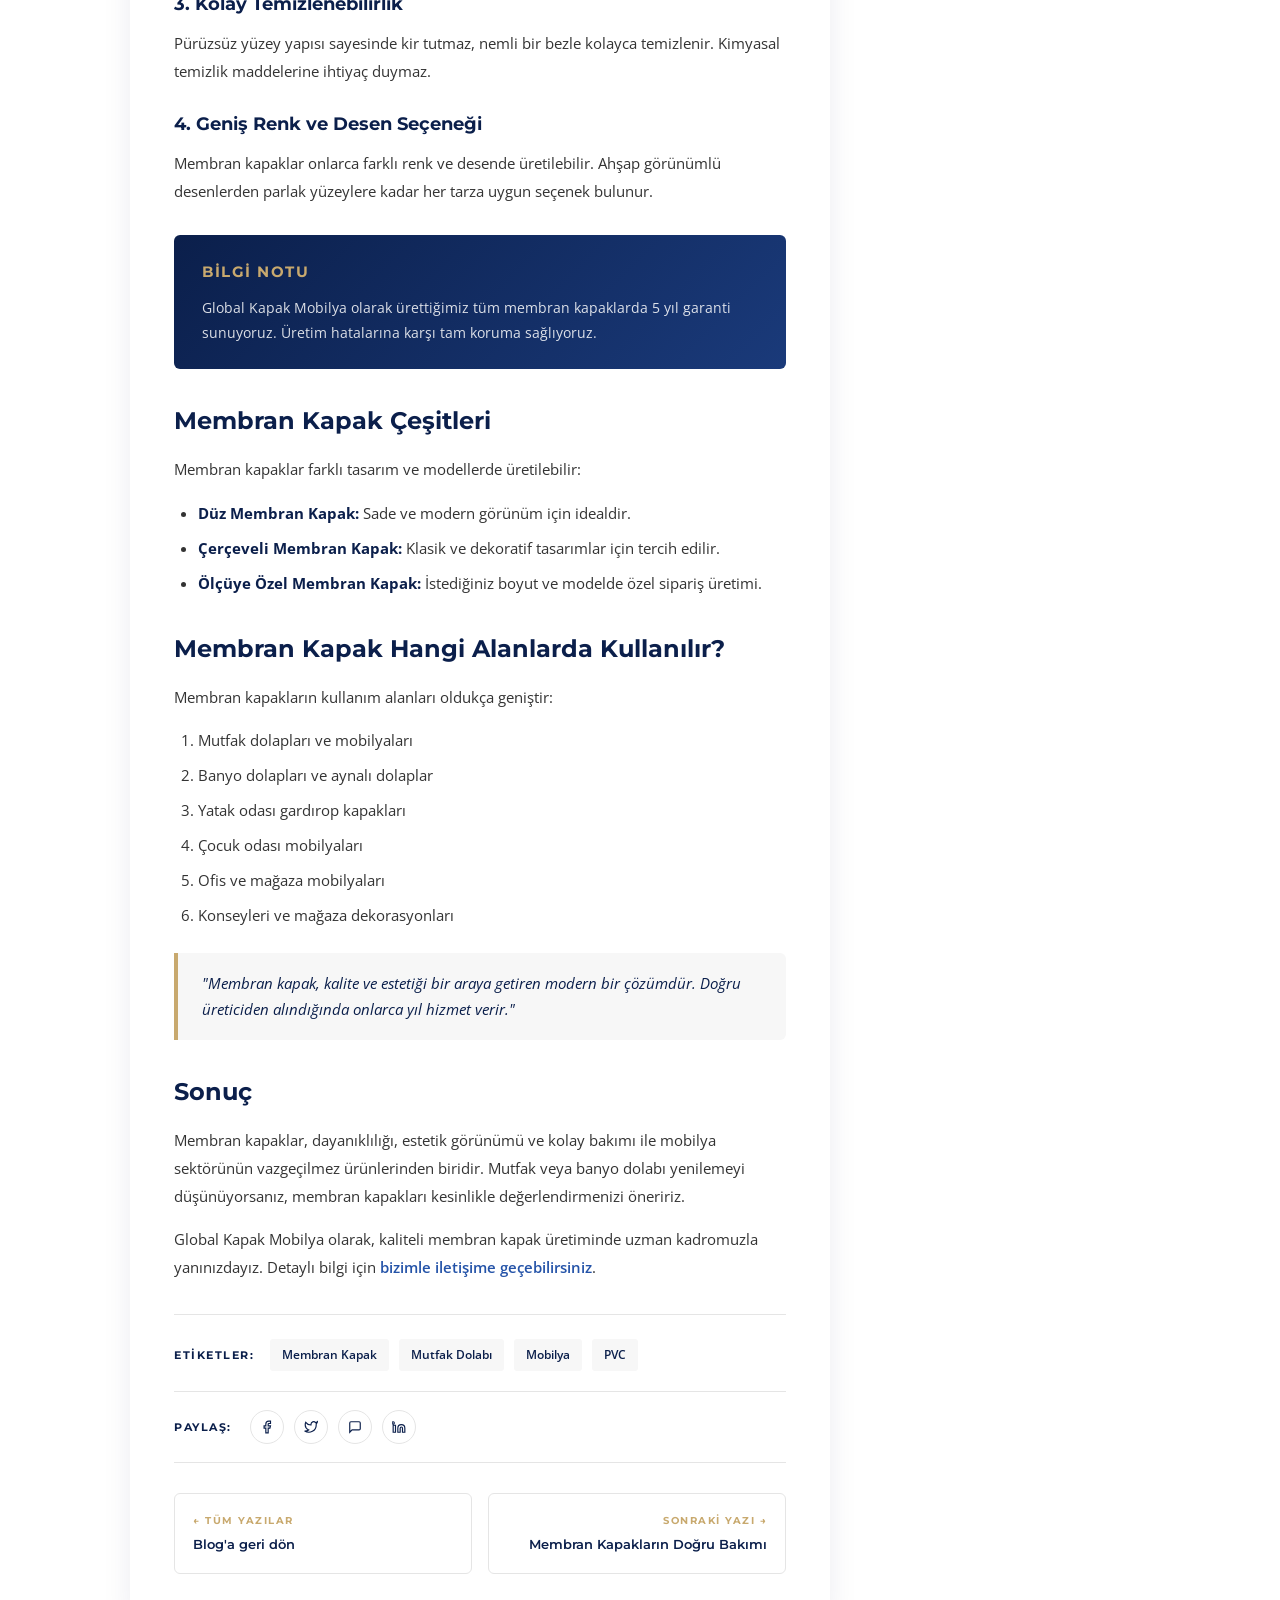
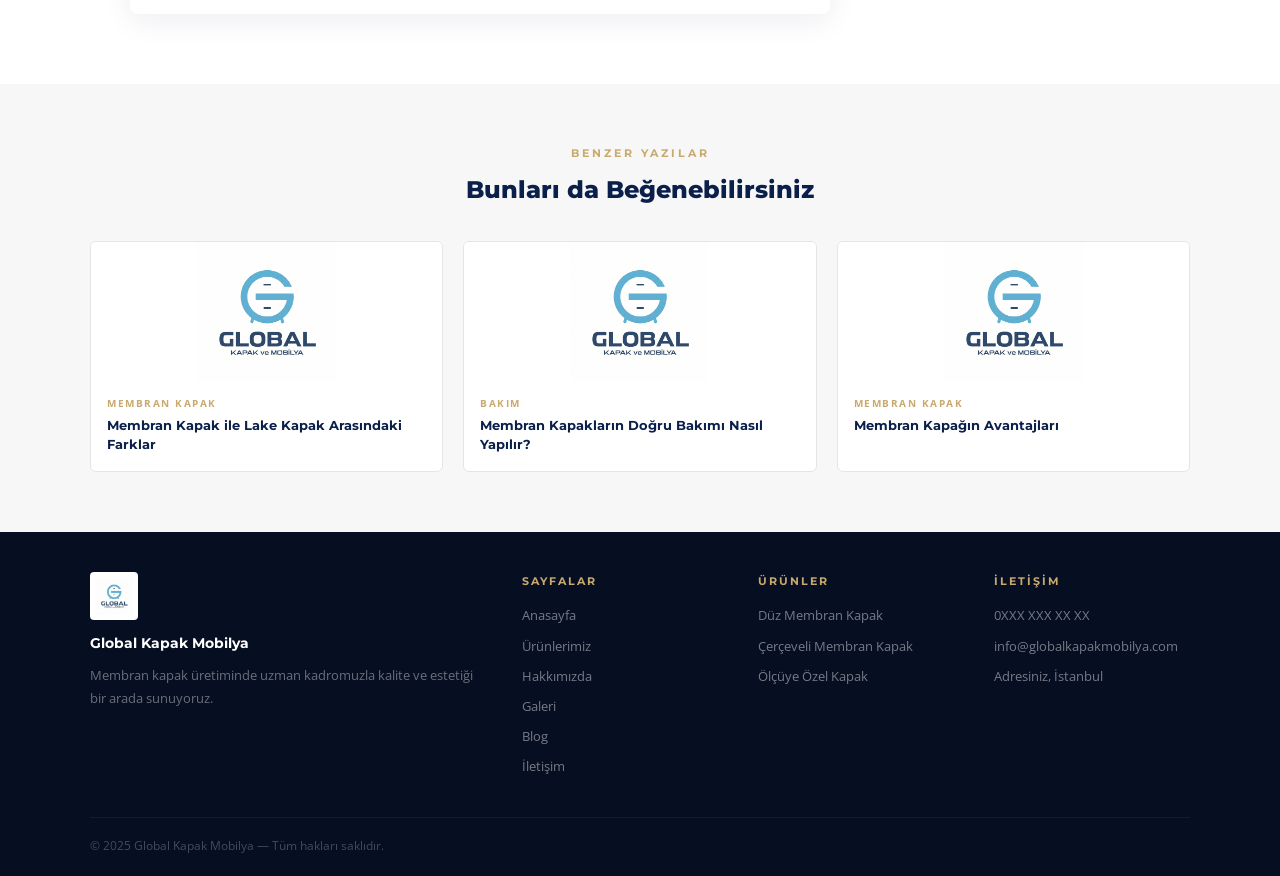
<file: blog/blog-1.html>
﻿<!DOCTYPE html>
<html lang="tr">
<head>
<meta charset="UTF-8">
<meta name="google-site-verification" content="Ogq44Xs7l3q1ZXKPHR2oxgjtYcVEjy1H7CQoUZiIvIA" />
<meta name="viewport" content="width=device-width, initial-scale=1.0">
<meta name="description" content="Membran kapak nedir, özellikleri nelerdir? Membran kapak çeşitleri, avantajları ve seçim rehberi.">
<meta name="keywords" content="membran kapak nedir, membran kapak özellikleri, membran kapak çeşitleri, mutfak dolabı membran">
<meta name="author" content="Global Kapak Mobilya">
<meta name="robots" content="index, follow">
<meta property="og:title" content="Membran Kapak Nedir? Özellikleri Nelerdir? | Global Kapak Mobilya">
<meta property="og:description" content="Membran kapak hakkında bilmeniz gereken her şey: çeşitleri, avantajları ve seçim rehberi.">
<meta property="og:type" content="article">
<meta property="og:locale" content="tr_TR">
<title>Membran Kapak Nedir? Özellikleri Nelerdir? | Global Kapak Mobilya</title>
<link rel="icon" type="image/png" sizes="32x32" href="/resim/logo.png">
<link rel="icon" type="image/png" sizes="192x192" href="/resim/logo.png">
<link rel="apple-touch-icon" sizes="180x180" href="/resim/logo.png">
<link rel="shortcut icon" href="/favicon.ico">
<link href="https://fonts.googleapis.com/css2?family=Montserrat:wght@400;500;600;700;800&family=Open+Sans:wght@300;400;600;700&display=swap" rel="stylesheet">
<style>
*{margin:0;padding:0;box-sizing:border-box;}
:root{--navy:#0B1F4B;--navy2:#1A3A7A;--navy3:#2453A8;--gold:#C8A96E;--white:#fff;--gray:#f7f7f7;--border:#e5e5e5;--text:#333;--muted:#777;}
body{font-family:'Open Sans',sans-serif;color:var(--text);line-height:1.7;}
a{text-decoration:none;color:inherit;}
img{max-width:100%;height:auto;display:block;}
nav{background:var(--white);border-bottom:1px solid var(--border);padding:0 24px;display:flex;align-items:center;justify-content:space-between;height:65px;position:sticky;top:0;z-index:999;box-shadow:0 2px 8px rgba(0,0,0,.06);gap:8px;}
.nav-logo{display:flex;align-items:center;gap:8px;flex-shrink:0;}
.nav-menu{display:flex;gap:0;align-items:center;flex:1;justify-content:center;}
.nav-menu a{font-size:11.5px;font-weight:600;color:var(--navy);padding:6px 10px;border-radius:4px;text-transform:uppercase;letter-spacing:.3px;white-space:nowrap;}
.nav-menu a:hover,.nav-menu a.active{background:var(--navy);color:var(--white);}
.nav-cta{background:var(--gold);color:var(--navy);font-size:11.5px;font-weight:700;padding:8px 14px;border-radius:4px;font-family:'Montserrat',sans-serif;white-space:nowrap;flex-shrink:0;}
.hamburger{display:none;background:none;border:none;font-size:24px;cursor:pointer;color:var(--navy);}
.breadcrumb{background:var(--gray);border-bottom:1px solid var(--border);padding:12px 40px;font-size:12px;color:var(--muted);}
.breadcrumb a{color:var(--navy3);font-weight:600;}
.breadcrumb span{margin:0 6px;color:var(--border);}

/* ARTICLE HEADER */
.article-hero{background:linear-gradient(120deg,var(--navy) 0%,var(--navy2) 60%,var(--navy3) 100%);padding:60px 40px 80px;color:var(--white);position:relative;}
.article-hero-inner{max-width:820px;margin:0 auto;}
.art-cat{display:inline-block;background:var(--gold);color:var(--navy);font-size:11px;font-weight:700;letter-spacing:2px;text-transform:uppercase;padding:5px 14px;border-radius:2px;font-family:'Montserrat',sans-serif;margin-bottom:18px;}
.article-hero h1{font-family:'Montserrat',sans-serif;font-size:36px;font-weight:800;line-height:1.25;margin-bottom:20px;}
.art-meta{display:flex;align-items:center;gap:24px;flex-wrap:wrap;font-size:13px;color:rgba(255,255,255,.7);}
.art-meta span{display:flex;align-items:center;gap:6px;}
.art-meta svg{width:14px;height:14px;stroke:currentColor;fill:none;stroke-width:2;}

/* ARTICLE BODY */
.article-wrap{max-width:1100px;margin:-50px auto 70px;padding:0 40px;display:grid;grid-template-columns:1fr 280px;gap:40px;position:relative;z-index:2;}
.article-body{background:var(--white);border-radius:8px;padding:40px 44px;box-shadow:0 6px 30px rgba(11,31,75,.08);}
.featured-img{width:100%;height:380px;background:linear-gradient(145deg,#dce5f3,#b8c9e5);background-size:contain;background-repeat:no-repeat;background-color:#fff;background-position:center;border-radius:6px;margin-bottom:28px;display:flex;align-items:center;justify-content:center;flex-direction:column;gap:8px;color:rgba(11,31,75,.3);}
.featured-img svg{width:42px;height:42px;stroke:currentColor;fill:none;stroke-width:1.2;}
.featured-img span{font-size:11px;letter-spacing:1.5px;text-transform:uppercase;}
.article-body h2{font-family:'Montserrat',sans-serif;font-size:24px;font-weight:700;color:var(--navy);margin:32px 0 14px;}
.article-body h3{font-family:'Montserrat',sans-serif;font-size:18px;font-weight:700;color:var(--navy);margin:24px 0 10px;}
.article-body p{font-size:15px;color:var(--text);line-height:1.85;margin-bottom:16px;}
.article-body ul,.article-body ol{padding-left:24px;margin-bottom:18px;}
.article-body li{font-size:15px;color:var(--text);margin-bottom:8px;line-height:1.8;}
.article-body strong{color:var(--navy);font-weight:700;}
.article-body blockquote{border-left:4px solid var(--gold);background:var(--gray);padding:18px 24px;margin:24px 0;font-style:italic;color:var(--navy);font-size:15px;border-radius:0 6px 6px 0;}
.article-body .info-box{background:linear-gradient(135deg,var(--navy) 0%,var(--navy2) 100%);color:var(--white);padding:24px 28px;border-radius:6px;margin:30px 0;}
.article-body .info-box h4{font-family:'Montserrat',sans-serif;font-size:15px;color:var(--gold);text-transform:uppercase;letter-spacing:1.5px;margin-bottom:10px;}
.article-body .info-box p{color:rgba(255,255,255,.85);font-size:14px;line-height:1.8;margin-bottom:0;}

/* TAGS */
.art-tags{display:flex;align-items:center;gap:10px;flex-wrap:wrap;margin:32px 0 20px;padding-top:24px;border-top:1px solid var(--border);}
.art-tags strong{font-family:'Montserrat',sans-serif;font-size:11px;font-weight:700;color:var(--navy);text-transform:uppercase;letter-spacing:1.5px;margin-right:6px;}
.tag{font-size:12px;font-weight:600;background:var(--gray);color:var(--navy);padding:6px 12px;border-radius:3px;cursor:pointer;}
.tag:hover{background:var(--gold);color:var(--navy);}

/* SHARE */
.share-bar{display:flex;align-items:center;gap:10px;padding:18px 0;border-top:1px solid var(--border);border-bottom:1px solid var(--border);margin-top:20px;}
.share-bar strong{font-family:'Montserrat',sans-serif;font-size:11px;font-weight:700;color:var(--navy);text-transform:uppercase;letter-spacing:1.5px;margin-right:8px;}
.share-btn{width:34px;height:34px;border-radius:50%;border:1.5px solid var(--border);display:flex;align-items:center;justify-content:center;cursor:pointer;transition:all .2s;}
.share-btn:hover{background:var(--gold);border-color:var(--gold);}
.share-btn svg{width:14px;height:14px;stroke:var(--navy);fill:none;stroke-width:2;}

/* SIDEBAR */
.sidebar{display:flex;flex-direction:column;gap:24px;position:sticky;top:90px;align-self:start;}
.side-box{background:var(--white);border:1px solid var(--border);border-radius:6px;padding:22px;}
.side-box h4{font-family:'Montserrat',sans-serif;font-size:13px;font-weight:700;color:var(--navy);margin-bottom:16px;padding-bottom:10px;border-bottom:2px solid var(--gold);letter-spacing:.5px;text-transform:uppercase;}
.recent{display:flex;gap:10px;padding:8px 0;border-bottom:1px solid var(--border);cursor:pointer;}
.recent:last-child{border-bottom:none;}
.recent-img{width:60px;height:60px;background:linear-gradient(145deg,#e0e8f5,#c0ceeb);border-radius:4px;flex-shrink:0;}
.recent-text h5{font-family:'Montserrat',sans-serif;font-size:12px;font-weight:600;color:var(--navy);line-height:1.4;margin-bottom:4px;}
.recent-text time{font-size:10px;color:var(--muted);font-weight:600;letter-spacing:.5px;}
.cat-list{display:flex;flex-direction:column;gap:10px;}
.cat-item{display:flex;justify-content:space-between;align-items:center;font-size:13px;color:var(--text);padding:6px 0;border-bottom:1px solid var(--border);cursor:pointer;}
.cat-item:last-child{border-bottom:none;}
.cat-item:hover{color:var(--gold);}
.cat-item .cnt{background:var(--gray);color:var(--muted);font-size:11px;padding:2px 8px;border-radius:10px;font-weight:700;}
.cta-side{background:var(--navy);color:var(--white);padding:24px 22px;border-radius:6px;text-align:center;}
.cta-side h4{font-family:'Montserrat',sans-serif;font-size:14px;color:var(--white);margin-bottom:8px;border:none;padding:0;}
.cta-side p{font-size:12px;color:rgba(255,255,255,.7);line-height:1.7;margin-bottom:14px;}
.cta-side a{display:inline-block;background:var(--gold);color:var(--navy);padding:10px 20px;font-size:11px;font-weight:700;border-radius:4px;font-family:'Montserrat',sans-serif;letter-spacing:.5px;}

/* SONRAKI/ÖNCEKI YAZI */
.nav-articles{display:grid;grid-template-columns:1fr 1fr;gap:16px;margin-top:30px;}
.nav-art{background:var(--white);border:1px solid var(--border);border-radius:6px;padding:18px;cursor:pointer;transition:all .2s;}
.nav-art:hover{border-color:var(--gold);}
.nav-art-label{font-size:10px;font-weight:700;color:var(--gold);letter-spacing:1.5px;text-transform:uppercase;margin-bottom:6px;font-family:'Montserrat',sans-serif;}
.nav-art h5{font-family:'Montserrat',sans-serif;font-size:13px;font-weight:600;color:var(--navy);line-height:1.5;}
.nav-art.next{text-align:right;}

/* RELATED */
.related{background:var(--gray);padding:60px 40px;}
.related-head{text-align:center;margin-bottom:30px;}
.related-head .tag-r{font-size:11px;letter-spacing:3px;text-transform:uppercase;color:var(--gold);font-weight:700;margin-bottom:8px;font-family:'Montserrat',sans-serif;}
.related-head h2{font-family:'Montserrat',sans-serif;font-size:24px;font-weight:800;color:var(--navy);}
.related-grid{display:grid;grid-template-columns:repeat(3,1fr);gap:20px;max-width:1100px;margin:0 auto;}
.rel-card{background:var(--white);border:1px solid var(--border);border-radius:6px;overflow:hidden;cursor:pointer;}
.rel-card:hover{box-shadow:0 6px 22px rgba(11,31,75,.1);}
.rel-img{height:140px;background:linear-gradient(145deg,#e0e8f5,#c0ceeb);}
.rel-body{padding:14px 16px 18px;}
.rel-cat{font-size:9.5px;font-weight:700;color:var(--gold);letter-spacing:1.5px;text-transform:uppercase;margin-bottom:4px;}
.rel-body h3{font-family:'Montserrat',sans-serif;font-size:13px;font-weight:700;color:var(--navy);line-height:1.4;}

/* FOOTER */
footer{background:#060E22;padding:40px 40px 20px;}
.footer-grid{display:grid;grid-template-columns:2fr 1fr 1fr 1fr;gap:40px;max-width:1100px;margin:0 auto 32px;}
.f-brand-name{font-family:'Montserrat',sans-serif;color:var(--white);font-size:14px;font-weight:700;margin-bottom:8px;}
.footer-brand p{font-size:13px;color:rgba(255,255,255,.4);line-height:1.8;}
.footer-col h4{font-family:'Montserrat',sans-serif;font-size:11px;font-weight:700;color:var(--gold);letter-spacing:2px;text-transform:uppercase;margin-bottom:14px;}
.footer-col a{display:block;font-size:13px;color:rgba(255,255,255,.45);margin-bottom:8px;}
.footer-col a:hover{color:var(--gold);}
.footer-bottom{border-top:1px solid rgba(255,255,255,.06);padding-top:18px;display:flex;justify-content:space-between;align-items:center;max-width:1100px;margin:0 auto;flex-wrap:wrap;gap:10px;}
.footer-bottom p{font-size:12px;color:rgba(255,255,255,.25);}

@media(max-width:1024px){nav{padding:0 20px;}.nav-menu a{padding:6px 8px;font-size:11px;}.article-hero{padding:50px 24px 70px;}.article-hero h1{font-size:28px;}.article-wrap{padding:0 24px;gap:24px;}.article-body{padding:30px;}.related{padding:40px 24px;}.related-grid{grid-template-columns:repeat(2,1fr);}.footer-grid{grid-template-columns:repeat(2,1fr);}footer{padding:30px 24px 16px;}}
@media(max-width:768px){nav{padding:0 16px;}.nav-menu{display:none;position:absolute;top:65px;left:0;right:0;background:var(--white);flex-direction:column;padding:14px 16px;border-bottom:1px solid var(--border);}.nav-menu.open{display:flex;}.hamburger{display:block;}.nav-cta{display:none;}.breadcrumb{padding:10px 16px;}.article-hero{padding:40px 16px 60px;}.article-hero h1{font-size:22px;}.article-wrap{grid-template-columns:1fr;padding:0 16px;}.article-body{padding:24px 20px;}.featured-img{height:240px;}.sidebar{position:static;}.nav-articles{grid-template-columns:1fr;}.related{padding:30px 16px;}.related-grid{grid-template-columns:1fr;}.footer-grid{grid-template-columns:1fr;}footer{padding:30px 16px 16px;}}
.prod-img[style*="background-image"] .prod-img-ph{display:none !important;}.blog-img[style*="background-image"] svg,.blog-img[style*="background-image"] span{display:none !important;}.featured-img[style*="background-image"] svg,.featured-img[style*="background-image"] span{display:none !important;}.sup-logo[style*="background-image"] svg,.sup-logo[style*="background-image"] span{display:none !important;}.gallery-item[style*="background-image"] svg,.gallery-item[style*="background-image"] span{display:none !important;}.gal-item[style*="background-image"] svg,.gal-item[style*="background-image"] span{display:none !important;}.recent-img[style*="background-image"] svg{display:none !important;}.rel-img[style*="background-image"] svg,.rel-img[style*="background-image"] span{display:none !important;}.about-img[style*="background-image"] svg,.about-img[style*="background-image"] span{display:none !important;}.about-img-big[style*="background-image"] svg,.about-img-big[style*="background-image"] span{display:none !important;}.cat-ico[style*="background-image"] svg{display:none !important;}</style>
</head>
<body>

<nav>
  <a class="nav-logo" href="../index.html">
    <img src="../resim/logo.png" alt="Global Kapak Mobilya" style="height:48px;width:auto;">
  </a>
  <div class="nav-menu" id="nm">
    <a href="../index.html">Anasayfa</a>
    <a href="../tedarikcilerimiz.html">Tedarikçilerimiz</a>
    <a href="../urunler.html">Ürünlerimiz</a>
    <a href="../hakkimizda.html">Hakkımızda</a>
    <a href="../galeri.html">Galeri</a>
    <a href="../blog.html" class="active">Blog</a>
    <a href="../iletisim.html">İletişim</a>
  </div>
  <a href="../iletisim.html" class="nav-cta">Teklif Al</a>
  <button class="hamburger" onclick="document.getElementById('nm').classList.toggle('open')">☰</button>
</nav>

<div class="breadcrumb">
  <a href="../index.html">Anasayfa</a><span>›</span>
  <a href="../blog.html">Blog</a><span>›</span>
  <strong style="color:var(--navy);">Membran Kapak Nedir?</strong>
</div>

<!-- ARTICLE HEADER -->
<div class="article-hero">
  <div class="article-hero-inner">
    <span class="art-cat">Membran Kapak</span>
    <h1>Membran Kapak Nedir? Özellikleri Nelerdir?</h1>
    <div class="art-meta">
      <span><svg viewBox="0 0 24 24"><path d="M8 7V3m8 4V3m-9 8h10M5 21h14a2 2 0 002-2V7a2 2 0 00-2-2H5a2 2 0 00-2 2v12a2 2 0 002 2z"/></svg>10 Mart 2025</span>
      <span><svg viewBox="0 0 24 24"><circle cx="12" cy="12" r="10"/><path d="M12 6v6l4 2"/></svg>5 dk okuma</span>
      <span><svg viewBox="0 0 24 24"><path d="M5.121 17.804A13.937 13.937 0 0112 16c2.5 0 4.847.655 6.879 1.804M15 10a3 3 0 11-6 0 3 3 0 016 0zm6 2a9 9 0 11-18 0 9 9 0 0118 0z"/></svg>Global Kapak</span>
    </div>
  </div>
</div>

<!-- ARTICLE BODY -->
<div class="article-wrap">
  <article class="article-body">
    <div class="featured-img" style="background-image:url('../resim/logo.png');background-size:contain;background-repeat:no-repeat;background-color:#fff;background-position:center;">
      <svg viewBox="0 0 24 24"><rect x="3" y="3" width="18" height="18" rx="2"/><circle cx="8.5" cy="8.5" r="1.5"/><path d="M21 15l-5-5L5 21"/></svg>
      <span>Yazı Görseli</span>
    </div>

    <p>Membran kapak, son yıllarda mobilya sektöründe en çok tercih edilen kapak çeşitlerinden biridir. Hem estetik görünümü hem de kullanım kolaylığı sayesinde mutfak, banyo ve gardırop dolaplarında sıkça karşımıza çıkar.</p>

    <p>Bu yazıda, <strong>membran kapağın ne olduğunu, hangi özelliklere sahip olduğunu ve neden bu kadar popüler olduğunu</strong> detaylı bir şekilde inceleyeceğiz.</p>

    <h2>Membran Kapak Nedir?</h2>
    <p>Membran kapak, MDF (Medium Density Fiberboard) levha üzerine yüksek ısı ve basınç altında PVC membran folyo kaplanması ile elde edilen mobilya kapak çeşididir. Üretim sürecinde kullanılan özel teknoloji sayesinde, MDF levhanın tüm yüzeyleri kesintisiz olarak kaplanır.</p>

    <p>Bu yöntem sayesinde kapağın kenarlarında ek yeri görünmez, su ve nem geçirmez bir yapı oluşur. Membran kapaklar, tek parça halinde üretilir ve uzun ömürlüdür.</p>

    <h2>Membran Kapağın Öne Çıkan Özellikleri</h2>

    <h3>1. Dayanıklılık</h3>
    <p>Membran kapaklar, yüksek darbe direncine sahiptir. Mutfak ve banyo gibi yoğun kullanılan alanlarda yıllarca sorunsuz hizmet verirler.</p>

    <h3>2. Su ve Nem Direnci</h3>
    <p>PVC membran kaplama sayesinde su ve nem kapağın iç kısmına ulaşamaz. Bu özellik özellikle banyo ve mutfak dolaplarında büyük önem taşır.</p>

    <h3>3. Kolay Temizlenebilirlik</h3>
    <p>Pürüzsüz yüzey yapısı sayesinde kir tutmaz, nemli bir bezle kolayca temizlenir. Kimyasal temizlik maddelerine ihtiyaç duymaz.</p>

    <h3>4. Geniş Renk ve Desen Seçeneği</h3>
    <p>Membran kapaklar onlarca farklı renk ve desende üretilebilir. Ahşap görünümlü desenlerden parlak yüzeylere kadar her tarza uygun seçenek bulunur.</p>

    <div class="info-box">
      <h4>Bilgi Notu</h4>
      <p>Global Kapak Mobilya olarak ürettiğimiz tüm membran kapaklarda 5 yıl garanti sunuyoruz. Üretim hatalarına karşı tam koruma sağlıyoruz.</p>
    </div>

    <h2>Membran Kapak Çeşitleri</h2>
    <p>Membran kapaklar farklı tasarım ve modellerde üretilebilir:</p>

    <ul>
      <li><strong>Düz Membran Kapak:</strong> Sade ve modern görünüm için idealdir.</li>
      <li><strong>Çerçeveli Membran Kapak:</strong> Klasik ve dekoratif tasarımlar için tercih edilir.</li>
      <li><strong>Ölçüye Özel Membran Kapak:</strong> İstediğiniz boyut ve modelde özel sipariş üretimi.</li>
    </ul>

    <h2>Membran Kapak Hangi Alanlarda Kullanılır?</h2>
    <p>Membran kapakların kullanım alanları oldukça geniştir:</p>

    <ol>
      <li>Mutfak dolapları ve mobilyaları</li>
      <li>Banyo dolapları ve aynalı dolaplar</li>
      <li>Yatak odası gardırop kapakları</li>
      <li>Çocuk odası mobilyaları</li>
      <li>Ofis ve mağaza mobilyaları</li>
      <li>Konseyleri ve mağaza dekorasyonları</li>
    </ol>

    <blockquote>
      "Membran kapak, kalite ve estetiği bir araya getiren modern bir çözümdür. Doğru üreticiden alındığında onlarca yıl hizmet verir."
    </blockquote>

    <h2>Sonuç</h2>
    <p>Membran kapaklar, dayanıklılığı, estetik görünümü ve kolay bakımı ile mobilya sektörünün vazgeçilmez ürünlerinden biridir. Mutfak veya banyo dolabı yenilemeyi düşünüyorsanız, membran kapakları kesinlikle değerlendirmenizi öneririz.</p>

    <p>Global Kapak Mobilya olarak, kaliteli membran kapak üretiminde uzman kadromuzla yanınızdayız. Detaylı bilgi için <a href="../iletisim.html" style="color:var(--navy3);font-weight:600;">bizimle iletişime geçebilirsiniz</a>.</p>

    <!-- ETİKETLER -->
    <div class="art-tags">
      <strong>Etiketler:</strong>
      <span class="tag">Membran Kapak</span>
      <span class="tag">Mutfak Dolabı</span>
      <span class="tag">Mobilya</span>
      <span class="tag">PVC</span>
    </div>

    <!-- PAYLAŞIM -->
    <div class="share-bar">
      <strong>Paylaş:</strong>
      <a class="share-btn" href="https://www.facebook.com/sharer/sharer.php?u=https://globalkapakmobilya.com/blog-1.html" target="_blank"><svg viewBox="0 0 24 24"><path d="M18 2h-3a5 5 0 00-5 5v3H7v4h3v8h4v-8h3l1-4h-4V7a1 1 0 011-1h3z"/></svg></a>
      <a class="share-btn" href="https://twitter.com/share?url=https://globalkapakmobilya.com/blog-1.html" target="_blank"><svg viewBox="0 0 24 24"><path d="M23 3a10.9 10.9 0 01-3.14 1.53 4.48 4.48 0 00-7.86 3v1A10.66 10.66 0 013 4s-4 9 5 13a11.64 11.64 0 01-7 2c9 5 20 0 20-11.5a4.5 4.5 0 00-.08-.83A7.72 7.72 0 0023 3z"/></svg></a>
      <a class="share-btn" href="https://wa.me/?text=https://globalkapakmobilya.com/blog-1.html" target="_blank"><svg viewBox="0 0 24 24"><path d="M21 15a2 2 0 01-2 2H7l-4 4V5a2 2 0 012-2h14a2 2 0 012 2z"/></svg></a>
      <a class="share-btn" href="https://www.linkedin.com/shareArticle?url=https://globalkapakmobilya.com/blog-1.html" target="_blank"><svg viewBox="0 0 24 24"><path d="M16 8a6 6 0 016 6v7h-4v-7a2 2 0 00-4 0v7h-4v-7a6 6 0 016-6zM2 9h4v12H2zM4 5a2 2 0 11-2-2 2 2 0 012 2z"/></svg></a>
    </div>

    <!-- ÖNCEKI/SONRAKI -->
    <div class="nav-articles">
      <a href="../blog.html" class="nav-art">
        <div class="nav-art-label">← Tüm Yazılar</div>
        <h5>Blog'a geri dön</h5>
      </a>
      <a href="blog-2.html" class="nav-art next">
        <div class="nav-art-label">Sonraki Yazı →</div>
        <h5>Membran Kapakların Doğru Bakımı</h5>
      </a>
    </div>
  </article>

  <!-- SIDEBAR -->
  <aside class="sidebar">
    <div class="cta-side">
      <h4>Teklif Almak İster misiniz?</h4>
      <p>Membran kapak ürünlerimiz hakkında bilgi almak için bize ulaşın.</p>
      <a href="../iletisim.html">Bize Ulaşın</a>
    </div>
    <div class="side-box">
      <h4>Kategoriler</h4>
      <div class="cat-list">
        <div class="cat-item">Membran Kapak <span class="cnt">5</span></div>
        <div class="cat-item">Bakım <span class="cnt">4</span></div>
        <div class="cat-item">Dekorasyon <span class="cnt">5</span></div>
        <div class="cat-item">İpuçları <span class="cnt">3</span></div>
        <div class="cat-item">Sektör Haberleri <span class="cnt">2</span></div>
      </div>
    </div>
    <div class="side-box">
      <h4>Son Yazılar</h4>
      <a href="blog-2.html" class="recent">
        <div class="recent-img" style="background-image:url('../resim/logo.png');background-size:contain;background-repeat:no-repeat;background-color:#fff;background-position:center;"></div>
        <div class="recent-text"><h5>Doğru Bakım Nasıl Yapılır?</h5><time>5 Mart 2025</time></div>
      </a>
      <a href="blog-3.html" class="recent">
        <div class="recent-img" style="background-image:url('../resim/logo.png');background-size:contain;background-repeat:no-repeat;background-color:#fff;background-position:center;"></div>
        <div class="recent-text"><h5>Mutfak Renk Trendleri</h5><time>1 Mart 2025</time></div>
      </a>
      <a href="blog-4.html" class="recent">
        <div class="recent-img" style="background-image:url('../resim/logo.png');background-size:contain;background-repeat:no-repeat;background-color:#fff;background-position:center;"></div>
        <div class="recent-text"><h5>Ölçüye Özel Sipariş</h5><time>25 Şubat 2025</time></div>
      </a>
    </div>
  </aside>
</div>

<!-- BENZER YAZILAR -->
<section class="related">
  <div class="related-head">
    <div class="tag-r">Benzer Yazılar</div>
    <h2>Bunları da Beğenebilirsiniz</h2>
  </div>
  <div class="related-grid">
    <a href="blog-5.html" class="rel-card">
      <div class="rel-img" style="background-image:url('../resim/logo.png');background-size:contain;background-repeat:no-repeat;background-color:#fff;background-position:center;"></div>
      <div class="rel-body"><div class="rel-cat">Membran Kapak</div><h3>Membran Kapak ile Lake Kapak Arasındaki Farklar</h3></div>
    </a>
    <a href="blog-2.html" class="rel-card">
      <div class="rel-img" style="background-image:url('../resim/logo.png');background-size:contain;background-repeat:no-repeat;background-color:#fff;background-position:center;"></div>
      <div class="rel-body"><div class="rel-cat">Bakım</div><h3>Membran Kapakların Doğru Bakımı Nasıl Yapılır?</h3></div>
    </a>
    <a href="blog-11.html" class="rel-card">
      <div class="rel-img" style="background-image:url('../resim/logo.png');background-size:contain;background-repeat:no-repeat;background-color:#fff;background-position:center;"></div>
      <div class="rel-body"><div class="rel-cat">Membran Kapak</div><h3>Membran Kapağın Avantajları</h3></div>
    </a>
  </div>
</section>

<footer>
  <div class="footer-grid">
    <div class="footer-brand"><img src="../resim/logo.png" alt="Global Kapak Mobilya" style="height:48px;margin-bottom:12px;background:#fff;padding:5px;border-radius:4px;"><div class="f-brand-name">Global Kapak Mobilya</div><p>Membran kapak üretiminde uzman kadromuzla kalite ve estetiği bir arada sunuyoruz.</p></div>
    <div class="footer-col"><h4>Sayfalar</h4><a href="../index.html">Anasayfa</a><a href="../urunler.html">Ürünlerimiz</a><a href="../hakkimizda.html">Hakkımızda</a><a href="../galeri.html">Galeri</a><a href="../blog.html">Blog</a><a href="../iletisim.html">İletişim</a></div>
    <div class="footer-col"><h4>Ürünler</h4><a href="../urunler.html">Düz Membran Kapak</a><a href="../urunler.html">Çerçeveli Membran Kapak</a><a href="../urunler.html">Ölçüye Özel Kapak</a></div>
    <div class="footer-col"><h4>İletişim</h4><a href="tel:0XXXXXXXXXX">0XXX XXX XX XX</a><a href="mailto:info@globalkapakmobilya.com">info@globalkapakmobilya.com</a><a href="../iletisim.html">Adresiniz, İstanbul</a></div>
  </div>
  <div class="footer-bottom">
    <p>© 2025 Global Kapak Mobilya — Tüm hakları saklıdır.</p>
  </div>
</footer>
</body>
</html>
</file>
<file: css/luxury-atelier.css>
/* ==========================================================================
   GLOBAL MOBİLYA — LUXURY ATELIER & ARCHITECTURAL DESIGN SYSTEM
   Multi-dimensional color fields, editorial typography, natural materiality & smooth motion.
   ========================================================================== */

:root {
  /* ── 1. MULTI-DIMENSIONAL ATMOSPHERIC COLOR FIELDS ── */
  /* Dark Dramatic Atmospheres (Vienna, Evening Salon, Craftsmanship) */
  --bg-espresso: #16120F;
  --bg-espresso-deep: #0F0C0A;
  --bg-dark-walnut: #241D18;
  --bg-walnut-warm: #38291F;
  --bg-forest-night: #17241C;
  --bg-moss-deep: #223326;
  --bg-charcoal: #181B1A;
  --bg-obsidian: #121413;

  /* Earthy, Terracotta & Warm Tonalities (Atelier, Woodwork, Natural Clay) */
  --color-terracotta: #8E4631;
  --color-terracotta-dark: #6E3221;
  --color-burnt-orange: #B35936;
  --color-burgundy: #521F27;
  --color-burgundy-deep: #3A141A;
  --color-gold-muted: #C5A059;
  --color-gold-bright: #D8B46E;
  --color-brass: #B58D46;
  --color-bronze: #84684D;

  /* Organic Greens & Botanicals (Frama CPH / Vitra Living Aesthetics) */
  --color-sage: #8A9A86;
  --color-sage-light: #B4C0B1;
  --color-sage-pale: #D6DDD4;
  --color-olive: #475841;
  --color-moss: #354737;
  --color-forest-rich: #1E3827;

  /* Warm Architectural Neutrals (Sunlit Villa, Editorial Canvas) */
  --bg-stone: #E8E2D8;
  --bg-stone-light: #F0ECE4;
  --bg-sand: #DDD6CA;
  --bg-sand-warm: #D4C9BA;
  --bg-warm-ivory: #FAF7F2;
  --bg-canvas-cream: #F4EEE5;
  --bg-cashmere: #C8BFB5;
  --text-charcoal: #1D1F1E;
  --text-muted-warm: #68635C;
  --text-muted-light: #A39E96;
  --text-cream: #F5EFEB;

  /* Borders & Translucent Overlays */
  --border-dark-subtle: rgba(197, 160, 89, 0.18);
  --border-dark-faint: rgba(255, 255, 255, 0.08);
  --border-light-subtle: rgba(36, 29, 24, 0.12);
  --border-light-faint: rgba(36, 29, 24, 0.06);

  /* Shadows */
  --shadow-ambient-dark: 0 25px 60px rgba(0, 0, 0, 0.5);
  --shadow-ambient-warm: 0 20px 50px rgba(56, 41, 31, 0.12);
  --shadow-elevation: 0 10px 30px rgba(0, 0, 0, 0.08);

  /* Fonts */
  --font-editorial: 'Cormorant Garamond', Georgia, serif;
  --font-sans: 'Plus Jakarta Sans', -apple-system, BlinkMacSystemFont, sans-serif;

  /* Transitions & Timing */
  --ease-editorial: cubic-bezier(0.16, 1, 0.3, 1);
  --ease-smooth: cubic-bezier(0.25, 1, 0.5, 1);
  --trans-base: 0.35s var(--ease-editorial);
  --trans-slow: 0.8s var(--ease-editorial);
}

/* ── 2. GLOBAL RESET & BASE TYPOGRAPHY ── */
*, *::before, *::after {
  box-sizing: border-box;
  margin: 0;
  padding: 0;
}

html {
  scroll-behavior: smooth;
  font-size: 16px;
}

body {
  font-family: var(--font-sans);
  background-color: var(--bg-warm-ivory);
  color: var(--text-charcoal);
  line-height: 1.65;
  overflow-x: hidden;
  -webkit-font-smoothing: antialiased;
  -moz-osx-font-smoothing: grayscale;
  transition: background-color 0.8s var(--ease-editorial), color 0.8s var(--ease-editorial);
}

a {
  text-decoration: none;
  color: inherit;
  transition: all var(--trans-base);
}

img {
  max-width: 100%;
  height: auto;
  display: block;
}

/* ── 3. ATMOSPHERIC THEME SECTIONS ── */

/* Theme: Dark Espresso & Forest Night (Vienna / Atelier / Craftsmanship) */
.theme-dark-espresso {
  background-color: var(--bg-espresso) !important;
  color: var(--text-cream) !important;
  position: relative;
  overflow: hidden;
}
.theme-dark-espresso::before {
  content: '';
  position: absolute;
  inset: 0;
  background: radial-gradient(circle at 15% 20%, rgba(31, 46, 36, 0.35), transparent 45%),
              radial-gradient(circle at 85% 80%, rgba(142, 70, 49, 0.18), transparent 50%);
  pointer-events: none;
  z-index: 0;
}

/* Theme: Deep Forest & Moss Atelier (Botanicals & Sustainable Timber) */
.theme-forest-atelier {
  background-color: var(--bg-forest-night) !important;
  color: var(--text-cream) !important;
  position: relative;
}
.theme-forest-atelier::before {
  content: '';
  position: absolute;
  inset: 0;
  background: radial-gradient(circle at 80% 20%, rgba(34, 51, 38, 0.45), transparent 50%),
              radial-gradient(circle at 20% 90%, rgba(197, 160, 89, 0.12), transparent 40%);
  pointer-events: none;
  z-index: 0;
}

/* Theme: Sunlit Stone & Muted Sage (Architectural Daylight Villa) */
.theme-sunlit-stone {
  background-color: var(--bg-stone) !important;
  color: var(--text-charcoal) !important;
  position: relative;
}
.theme-sunlit-stone::before {
  content: '';
  position: absolute;
  inset: 0;
  background: radial-gradient(circle at 10% 10%, rgba(138, 154, 134, 0.18), transparent 40%),
              radial-gradient(circle at 90% 85%, rgba(212, 198, 181, 0.35), transparent 50%);
  pointer-events: none;
  z-index: 0;
}

/* Theme: Warm Terracotta & Sand (Craftsmanship & Joinery) */
.theme-warm-terracotta {
  background: linear-gradient(135deg, #7A3D2B 0%, #52271A 100%) !important;
  color: var(--text-cream) !important;
  position: relative;
}
.theme-warm-terracotta::before {
  content: '';
  position: absolute;
  inset: 0;
  background: radial-gradient(circle at 80% 30%, rgba(197, 160, 89, 0.22), transparent 45%);
  pointer-events: none;
  z-index: 0;
}

/* Theme: Deep Burgundy & Dark Walnut (Bespoke Evening Suite) */
.theme-deep-burgundy {
  background: linear-gradient(135deg, #3A141A 0%, #200E12 100%) !important;
  color: var(--text-cream) !important;
  position: relative;
}
.theme-deep-burgundy::before {
  content: '';
  position: absolute;
  inset: 0;
  background: radial-gradient(circle at 30% 70%, rgba(197, 160, 89, 0.18), transparent 50%);
  pointer-events: none;
  z-index: 0;
}

/* Theme: Warm Ivory & Cashmere (Airy Gallery / Soft Daylight) */
.theme-warm-ivory {
  background-color: var(--bg-warm-ivory) !important;
  color: var(--text-charcoal) !important;
  position: relative;
}

/* ── 4. OVERSIZED EDITORIAL WATERMARK TYPOGRAPHY (MOOOI & CASSINA STYLE) ── */
.watermark-text {
  position: absolute;
  font-family: var(--font-editorial);
  font-size: clamp(80px, 16vw, 240px);
  font-weight: 700;
  line-height: 0.85;
  letter-spacing: -2px;
  text-transform: uppercase;
  user-select: none;
  pointer-events: none;
  z-index: 1;
  white-space: nowrap;
  transition: transform 1.2s var(--ease-editorial), opacity 0.8s ease;
}
.watermark-dark {
  color: rgba(255, 255, 255, 0.035);
}
.watermark-gold {
  color: rgba(197, 160, 89, 0.07);
}
.watermark-light {
  color: rgba(36, 29, 24, 0.04);
}

/* ── 5. NATURAL BOTANICAL & GREENERY ACCENTS (VITRA & FRAMA CPH STYLE) ── */
.botanical-tag {
  display: inline-flex;
  align-items: center;
  gap: 8px;
  font-size: 11px;
  font-weight: 700;
  letter-spacing: 1.5px;
  text-transform: uppercase;
  padding: 6px 14px;
  border-radius: 30px;
  background: rgba(138, 154, 134, 0.15);
  color: var(--color-sage);
  border: 1px solid rgba(138, 154, 134, 0.3);
  backdrop-filter: blur(8px);
}
.theme-dark-espresso .botanical-tag {
  background: rgba(34, 51, 38, 0.4);
  color: #9EC0A5;
  border-color: rgba(158, 192, 165, 0.3);
}

/* Botanical subtle leaf motif divider */
.botanical-divider {
  display: flex;
  align-items: center;
  justify-content: center;
  gap: 16px;
  margin: 30px 0;
  opacity: 0.6;
}
.botanical-divider::before,
.botanical-divider::after {
  content: '';
  height: 1px;
  width: 60px;
  background: currentColor;
  opacity: 0.3;
}

/* ── 6. LUXURY EDITORIAL HEADER (NAVBAR) ── */
header.site-header {
  position: fixed;
  top: 0;
  left: 0;
  right: 0;
  z-index: 1000;
  padding: 24px 60px;
  display: flex;
  align-items: center;
  justify-content: space-between;
  transition: all 0.4s var(--ease-editorial);
  background: transparent;
}
header.site-header.scrolled {
  background: rgba(22, 18, 15, 0.94);
  backdrop-filter: blur(16px);
  -webkit-backdrop-filter: blur(16px);
  padding: 14px 60px;
  border-bottom: 1px solid var(--border-dark-faint);
  box-shadow: 0 10px 30px rgba(0, 0, 0, 0.3);
}
header.site-header.scrolled .header-brand-title {
  color: #fff !important;
}
header.site-header.scrolled .header-nav a {
  color: rgba(255, 255, 255, 0.85) !important;
  text-shadow: none !important;
}
header.site-header.scrolled .header-nav a:hover,
header.site-header.scrolled .header-nav a.active {
  color: var(--color-gold-bright) !important;
}

.header-logo {
  display: flex;
  align-items: center;
  gap: 14px;
}
.header-logo img {
  height: 44px;
  width: auto;
  transition: transform var(--trans-base);
}
.header-logo:hover img {
  transform: scale(1.04);
}
.header-brand-title {
  font-family: var(--font-editorial);
  font-size: 22px;
  font-weight: 700;
  letter-spacing: 2px;
  text-transform: uppercase;
  color: #FFFFFF;
  text-shadow: 0 2px 10px rgba(0,0,0,0.5);
  transition: color var(--trans-base);
}
.header-brand-sub {
  font-size: 9.5px;
  letter-spacing: 2.2px;
  text-transform: uppercase;
  color: var(--color-gold-muted);
  display: block;
  font-weight: 600;
  margin-top: -2px;
}

.header-nav {
  display: flex;
  align-items: center;
  gap: 36px;
}
.header-nav a {
  font-size: 12px;
  font-weight: 600;
  letter-spacing: 1.4px;
  text-transform: uppercase;
  color: rgba(255, 255, 255, 0.9);
  text-shadow: 0 1px 4px rgba(0,0,0,0.4);
  position: relative;
  padding: 6px 0;
}
.header-nav a::after {
  content: '';
  position: absolute;
  bottom: 0;
  left: 0;
  width: 0;
  height: 1.5px;
  background: var(--color-gold-muted);
  transition: width 0.3s var(--ease-editorial);
}
.header-nav a:hover::after,
.header-nav a.active::after {
  width: 100%;
}
.header-nav a:hover,
.header-nav a.active {
  color: var(--color-gold-bright);
}

.header-actions {
  display: flex;
  align-items: center;
  gap: 14px;
}

/* Luxury Editorial CTA Button */
.btn-editorial-gold {
  background: linear-gradient(135deg, var(--color-gold-muted), var(--color-brass));
  color: #0F0C0A !important;
  font-size: 11px;
  font-weight: 800;
  letter-spacing: 1.4px;
  text-transform: uppercase;
  padding: 11px 24px;
  border-radius: 40px;
  border: 1px solid var(--color-gold-bright);
  cursor: pointer;
  display: inline-flex;
  align-items: center;
  gap: 8px;
  box-shadow: 0 4px 18px rgba(197, 160, 89, 0.25);
  transition: all 0.25s var(--ease-editorial);
}
.btn-editorial-gold:hover {
  transform: translateY(-2px);
  box-shadow: 0 8px 24px rgba(197, 160, 89, 0.4);
  background: linear-gradient(135deg, var(--color-gold-bright), var(--color-gold-muted));
}

.btn-editorial-ghost {
  background: transparent;
  color: #fff !important;
  font-size: 11px;
  font-weight: 700;
  letter-spacing: 1.4px;
  text-transform: uppercase;
  padding: 10px 22px;
  border-radius: 40px;
  border: 1px solid rgba(255, 255, 255, 0.3);
  backdrop-filter: blur(8px);
  display: inline-flex;
  align-items: center;
  gap: 8px;
  transition: all 0.25s var(--ease-editorial);
}
.btn-editorial-ghost:hover {
  border-color: #fff;
  background: rgba(255, 255, 255, 0.1);
  transform: translateY(-1px);
}

.btn-wa-pill {
  background: #25D366;
  color: #fff !important;
  font-size: 11.5px;
  font-weight: 700;
  padding: 10px 18px;
  border-radius: 40px;
  display: inline-flex;
  align-items: center;
  gap: 6px;
  box-shadow: 0 4px 14px rgba(37, 211, 102, 0.3);
  transition: all 0.2s ease;
}
.btn-wa-pill:hover {
  background: #1EBE5D;
  transform: translateY(-1px);
  box-shadow: 0 6px 20px rgba(37, 211, 102, 0.45);
}

.hamburger {
  display: none;
  background: none;
  border: none;
  font-size: 26px;
  cursor: pointer;
  color: #fff;
}

/* ── 7. EDITORIAL SECTION HEADERS ── */
.sec-header {
  margin-bottom: 50px;
  position: relative;
  z-index: 2;
}
.sec-header.center {
  text-align: center;
  max-width: 820px;
  margin-left: auto;
  margin-right: auto;
}
.sec-eyebrow {
  display: inline-flex;
  align-items: center;
  gap: 8px;
  font-size: 11.5px;
  font-weight: 700;
  letter-spacing: 2px;
  text-transform: uppercase;
  margin-bottom: 12px;
}
.theme-dark-espresso .sec-eyebrow,
.theme-forest-atelier .sec-eyebrow,
.theme-warm-terracotta .sec-eyebrow,
.theme-deep-burgundy .sec-eyebrow {
  color: var(--color-gold-muted);
}
.theme-sunlit-stone .sec-eyebrow,
.theme-warm-ivory .sec-eyebrow {
  color: var(--color-terracotta);
}

.sec-title {
  font-family: var(--font-editorial);
  font-size: clamp(34px, 4.5vw, 64px);
  font-weight: 600;
  line-height: 1.12;
  letter-spacing: -0.5px;
  margin-bottom: 16px;
}
.sec-desc {
  font-size: clamp(14px, 1.1vw, 16.5px);
  line-height: 1.7;
  max-width: 680px;
}
.theme-dark-espresso .sec-desc,
.theme-forest-atelier .sec-desc,
.theme-warm-terracotta .sec-desc,
.theme-deep-burgundy .sec-desc {
  color: rgba(245, 239, 235, 0.8);
}
.theme-sunlit-stone .sec-desc,
.theme-warm-ivory .sec-desc {
  color: var(--text-muted-warm);
}

/* ── 8. MOTION & INTERACTION REVEALS ── */
.reveal-on-scroll {
  opacity: 0;
  transform: translateY(30px);
  transition: opacity 0.9s var(--ease-editorial), transform 0.9s var(--ease-editorial);
  will-change: opacity, transform;
}
.reveal-on-scroll.revealed {
  opacity: 1;
  transform: translateY(0);
}

/* Reduced Motion Override */
@media (prefers-reduced-motion: reduce) {
  *, *::before, *::after {
    animation-duration: 0.01ms !important;
    animation-iteration-count: 1 !important;
    transition-duration: 0.01ms !important;
    scroll-behavior: auto !important;
  }
  .reveal-on-scroll {
    opacity: 1 !important;
    transform: none !important;
  }
}

/* ── 9. RESPONSIVE CONTAINER & GRID UTILITIES ── */
.luxury-container {
  max-width: 1480px;
  margin: 0 auto;
  padding: 0 40px;
  position: relative;
  z-index: 2;
}

@media (max-width: 1024px) {
  header.site-header { padding: 18px 30px; }
  header.site-header.scrolled { padding: 12px 30px; }
  .luxury-container { padding: 0 24px; }
  .header-nav { display: none; }
  .hamburger { display: block; }
}

@media (max-width: 640px) {
  header.site-header { padding: 16px 20px; }
  .luxury-container { padding: 0 18px; }
  .header-brand-title { font-size: 18px; }
  .header-actions .btn-editorial-gold { display: none; }
}
</file>
<file: css/showroom-motion.css>
/* ==========================================================================
   GLOBAL MOBİLYA — ARCHITECTURAL PILL HEADER & MOTION ENGINE
   Inspired by Jiro H&G Furniture Showroom Header + Miles Animation Grammar
   ========================================================================== */

:root {
  --hg-ivory: #F7F5F0;
  --hg-linen: #EEEAE2;
  --hg-sand: #E4DED3;
  --hg-ink: #2A2925;
  --hg-charcoal: #34322D;
  --hg-sage: #5E7462;
  --hg-sage-dark: #4A6450;
  --hg-sage-deep: #3F5443;
  --ease-hg: cubic-bezier(0.16, 1, 0.3, 1);
  --font-hg-serif: 'Instrument Serif', 'Cormorant Garamond', Georgia, serif;
  --font-hg-sans: 'Manrope', 'Plus Jakarta Sans', -apple-system, BlinkMacSystemFont, sans-serif;
}

/* ── 1. FLOATING ARCHITECTURAL PILL HEADER (H&G SHOWROOM STYLE) ── */
.hg-header-shell {
  position: fixed;
  top: 0;
  left: 0;
  right: 0;
  z-index: 1200;
  padding: 16px 32px 0;
  pointer-events: none;
  transform: translate3d(0, 0, 0) scale(1);
  transform-origin: center top;
  opacity: 1;
  will-change: transform, opacity;
  transition: padding 0.45s var(--ease-hg);
}

.hg-header-shell.scrolled {
  padding-top: 12px;
}

.hg-header-shell.hg-header-hidden {
  pointer-events: none;
}

.hg-back-top-btn {
  position: fixed;
  right: 24px;
  bottom: 24px;
  z-index: 950;
  height: 40px;
  padding: 0 16px;
  border-radius: 9999px;
  border: 1px solid rgba(42, 41, 37, 0.16);
  background: rgba(247, 245, 240, 0.84);
  backdrop-filter: blur(16px);
  -webkit-backdrop-filter: blur(16px);
  color: var(--hg-ink);
  font-family: var(--font-hg-sans);
  font-size: 12px;
  font-weight: 600;
  cursor: pointer;
  box-shadow: 0 12px 30px -12px rgba(42, 41, 37, 0.35);
  opacity: 0;
  transform: translateY(14px);
  pointer-events: none;
  transition: opacity 0.38s ease, transform 0.45s var(--ease-hg), border-color 0.25s ease;
}

.hg-back-top-btn.dark-surface {
  border-color: rgba(255, 255, 255, 0.22);
  background: rgba(20, 17, 14, 0.78);
  color: #F7F5F0;
}

.hg-back-top-btn:hover {
  border-color: var(--hg-sage);
}

.hg-back-top-btn.dark-surface:hover {
  border-color: #DFC793;
}

.hg-back-top-btn.visible {
  opacity: 1;
  transform: none;
  pointer-events: auto;
}

.hg-header-pill {
  pointer-events: auto;
  position: relative;
  max-width: 1400px;
  height: 66px;
  margin: 0 auto;
  padding: 0 14px 0 22px;
  border-radius: 9999px;
  display: flex;
  align-items: center;
  justify-content: space-between;
  border: 1px solid rgba(255, 255, 255, 0.56);
  background: linear-gradient(180deg, rgba(247, 245, 240, 0.72) 0%, rgba(247, 245, 240, 0.46) 100%);
  backdrop-filter: blur(26px) saturate(1.6);
  -webkit-backdrop-filter: blur(26px) saturate(1.6);
  box-shadow:
    inset 0 1px 0 rgba(255, 255, 255, 0.78),
    inset 0 -1px 0 rgba(255, 255, 255, 0.16),
    0 12px 40px -18px rgba(42, 41, 37, 0.45);
  transition: background 0.5s ease, border-color 0.5s ease, box-shadow 0.5s ease;
  color: var(--hg-ink);
}

.hg-header-shell.scrolled .hg-header-pill {
  border-color: rgba(255, 255, 255, 0.84);
  background: rgba(247, 245, 240, 0.88);
  box-shadow:
    inset 0 1px 0 rgba(255, 255, 255, 0.9),
    0 18px 46px -20px rgba(42, 41, 37, 0.38);
}

/* Dark stage adaptation */
.hg-header-shell.dark-surface .hg-header-pill,
.hg-header-shell.dark-surface:not(.scrolled) .hg-header-pill {
  border-color: rgba(255, 255, 255, 0.22);
  background: linear-gradient(180deg, rgba(26, 22, 18, 0.66) 0%, rgba(26, 22, 18, 0.4) 100%);
  color: #F7F5F0;
  box-shadow:
    inset 0 1px 0 rgba(255, 255, 255, 0.18),
    0 14px 40px -16px rgba(0, 0, 0, 0.55);
}

.hg-brand-link {
  display: inline-flex;
  align-items: center;
  gap: 11px;
  text-decoration: none;
  color: inherit;
  flex-shrink: 0;
  z-index: 2;
}

.hg-brand-mark {
  width: 36px;
  height: 36px;
  border-radius: 10px;
  background: var(--hg-sage);
  padding: 4px;
  display: flex;
  align-items: center;
  justify-content: center;
  box-shadow: 0 4px 12px rgba(42, 41, 37, 0.18);
  transition: transform 0.5s var(--ease-hg);
}

.hg-brand-link:hover .hg-brand-mark {
  transform: rotate(-6deg) scale(1.04);
}

.hg-brand-mark img {
  width: 100%;
  height: 100%;
  object-fit: contain;
  border-radius: 6px;
  background: #fff;
}

.hg-brand-wordmark {
  font-family: var(--font-hg-serif);
  font-size: 27px;
  font-weight: 400;
  line-height: 1;
  letter-spacing: 0.01em;
  color: inherit;
  white-space: nowrap;
}

.hg-nav-center {
  position: absolute;
  left: 50%;
  transform: translateX(-50%);
  display: flex;
  align-items: center;
  gap: 4px;
  font-family: var(--font-hg-sans);
}

.hg-nav-center a {
  display: inline-flex;
  align-items: center;
  padding: 9px 17px;
  border-radius: 9999px;
  font-size: 14px;
  font-weight: 600;
  color: inherit;
  transition: background-color 0.3s ease, color 0.3s ease, transform 0.3s var(--ease-hg);
  white-space: nowrap;
}

.hg-nav-center a:hover,
.hg-nav-center a.active {
  background: rgba(255, 255, 255, 0.72);
  color: var(--hg-sage-deep);
}

.hg-header-shell.dark-surface:not(.scrolled) .hg-nav-center a:hover,
.hg-header-shell.dark-surface:not(.scrolled) .hg-nav-center a.active {
  background: rgba(255, 255, 255, 0.16);
  color: #F7F5F0;
}

/* Hover Dropdown under Koleksiyonlar */
.hg-nav-dropdown-wrap {
  position: relative;
  display: inline-flex;
  align-items: center;
}

.hg-caret {
  font-size: 10px;
  margin-left: 5px;
  opacity: 0.72;
  transition: transform 0.25s ease;
}

.hg-nav-dropdown-wrap:hover .hg-caret,
.hg-nav-dropdown-wrap:focus-within .hg-caret {
  transform: rotate(180deg);
}

.hg-nav-dropdown {
  position: absolute;
  top: 100%;
  left: 50%;
  transform: translateX(-50%) translateY(6px);
  padding-top: 12px;
  opacity: 0;
  visibility: hidden;
  pointer-events: none;
  transition: opacity 0.24s ease, transform 0.28s var(--ease-hg), visibility 0.24s ease;
  z-index: 1250;
}

.hg-nav-dropdown-wrap:hover .hg-nav-dropdown,
.hg-nav-dropdown-wrap:focus-within .hg-nav-dropdown {
  opacity: 1;
  visibility: visible;
  pointer-events: auto;
  transform: translateX(-50%) translateY(0);
}

.hg-nav-dropdown-panel {
  min-width: 248px;
  padding: 8px;
  border-radius: 18px;
  border: 1px solid rgba(42, 41, 37, 0.14);
  background: rgba(247, 245, 240, 0.96);
  backdrop-filter: blur(22px);
  -webkit-backdrop-filter: blur(22px);
  box-shadow: 0 22px 48px -14px rgba(20, 16, 12, 0.34);
  display: flex;
  flex-direction: column;
  gap: 3px;
}

.hg-header-shell.dark-surface:not(.scrolled) .hg-nav-dropdown-panel {
  border-color: rgba(223, 199, 147, 0.26);
  background: rgba(20, 16, 13, 0.94);
  box-shadow: 0 24px 54px -14px rgba(0, 0, 0, 0.72);
}

.hg-nav-dropdown .hg-nav-drop-item {
  display: flex;
  align-items: center;
  justify-content: space-between;
  gap: 12px;
  padding: 10px 14px;
  border-radius: 12px;
  font-size: 13px;
  font-weight: 600;
  color: var(--hg-ink);
  text-decoration: none;
  transition: background-color 0.2s ease, color 0.2s ease, transform 0.2s ease;
}

.hg-header-shell.dark-surface:not(.scrolled) .hg-nav-dropdown .hg-nav-drop-item {
  color: #F7F5F0;
}

.hg-nav-dropdown .hg-nav-drop-item:hover {
  background: rgba(94, 116, 98, 0.14);
  color: var(--hg-sage-deep);
  transform: translateX(2px);
}

.hg-header-shell.dark-surface:not(.scrolled) .hg-nav-dropdown .hg-nav-drop-item:hover {
  background: rgba(223, 199, 147, 0.14);
  color: #DFC793;
}

.hg-nav-drop-arrow {
  font-size: 11px;
  opacity: 0.55;
}

.hg-actions-right {
  display: flex;
  align-items: center;
  gap: 8px;
  margin-left: auto;
  z-index: 2;
}

.hg-icon-circle {
  width: 40px;
  height: 40px;
  border-radius: 9999px;
  border: 1px solid rgba(42, 41, 37, 0.12);
  background: rgba(255, 255, 255, 0.45);
  color: inherit;
  display: grid;
  place-items: center;
  cursor: pointer;
  transition: background-color 0.3s ease, transform 0.3s var(--ease-hg), color 0.3s ease;
  text-decoration: none;
}

.hg-icon-circle:hover {
  transform: scale(1.06);
  background: rgba(255, 255, 255, 0.82);
  color: var(--hg-sage-deep);
}

.hg-icon-circle.primary-dark {
  background: var(--hg-ink);
  color: var(--hg-ivory);
  border-color: transparent;
}

.hg-icon-circle.primary-dark:hover {
  background: var(--hg-sage);
  color: #fff;
}

/* ── 2. H&G ROLLING DUAL-TEXT WIPE BUTTON ── */
.btn-hg-wipe {
  position: relative;
  display: inline-flex;
  align-items: center;
  justify-content: center;
  height: 44px;
  padding: 0 22px;
  border-radius: 9999px;
  border: 1px solid rgba(255, 255, 255, 0.4);
  background: var(--hg-sage-dark);
  color: #fff !important;
  font-family: var(--font-hg-sans);
  font-size: 13.5px;
  font-weight: 600;
  letter-spacing: 0.02em;
  overflow: hidden;
  cursor: pointer;
  box-shadow: 0 10px 26px -12px rgba(42, 41, 37, 0.55);
  transition: transform 0.5s var(--ease-hg), box-shadow 0.5s var(--ease-hg);
  text-decoration: none;
}

.btn-hg-wipe.btn-lg {
  height: 54px;
  padding: 0 30px;
  font-size: 15.5px;
}

.btn-hg-wipe::before {
  content: '';
  position: absolute;
  inset: 0;
  border-radius: inherit;
  background: var(--hg-ink);
  transform-origin: left center;
  transform: scaleX(0);
  transition: transform 0.5s var(--ease-hg);
}

.btn-hg-wipe:hover {
  transform: translateY(-2px);
  box-shadow: 0 18px 34px -14px rgba(42, 41, 37, 0.65);
}

.btn-hg-wipe:hover::before {
  transform: scaleX(1);
}

.btn-hg-wipe:active {
  transform: scale(0.97);
}

.btn-hg-wipe-inner {
  position: relative;
  display: block;
  overflow: hidden;
  z-index: 1;
}

.btn-hg-wipe-row {
  display: flex;
  align-items: center;
  gap: 8px;
  transition: transform 0.5s var(--ease-hg);
}

.btn-hg-wipe-row.clone {
  position: absolute;
  inset: 0;
  transform: translateY(100%);
}

.btn-hg-wipe:hover .btn-hg-wipe-row.main {
  transform: translateY(-100%);
}

.btn-hg-wipe:hover .btn-hg-wipe-row.clone {
  transform: translateY(0);
}

/* ── 3. MOBILE PILL DRAWER (GRID-TEMPLATE-ROWS 0fr -> 1fr) ── */
.hg-hamburger {
  display: none;
  width: 40px;
  height: 40px;
  border-radius: 9999px;
  border: 0;
  background: transparent;
  color: inherit;
  flex-direction: column;
  align-items: center;
  justify-content: center;
  gap: 5px;
  cursor: pointer;
  margin-right: 4px;
}

.hg-hamburger span {
  display: block;
  width: 18px;
  height: 1.5px;
  border-radius: 2px;
  background: currentColor;
  transition: transform 0.3s ease, opacity 0.3s ease;
}

.hg-hamburger.open span:nth-child(1) { transform: translateY(6.5px) rotate(45deg); }
.hg-hamburger.open span:nth-child(2) { opacity: 0; }
.hg-hamburger.open span:nth-child(3) { transform: translateY(-6.5px) rotate(-45deg); }

.hg-mobile-drawer {
  display: grid;
  grid-template-rows: 0fr;
  transition: grid-template-rows 0.5s var(--ease-hg);
}

.hg-mobile-drawer.open {
  grid-template-rows: 1fr;
}

.hg-mobile-drawer-inner {
  overflow: hidden;
}

.hg-mobile-list {
  list-style: none;
  padding: 4px 18px 16px;
}

.hg-mobile-list li {
  border-top: 1px solid rgba(42, 41, 37, 0.1);
}

.hg-header-shell.dark-surface:not(.scrolled) .hg-mobile-list li {
  border-top-color: rgba(255, 255, 255, 0.14);
}

.hg-mobile-list a {
  display: flex;
  align-items: center;
  justify-content: space-between;
  padding: 13px 4px;
  font-family: var(--font-hg-sans);
  font-size: 15.5px;
  font-weight: 600;
  color: inherit;
}

.hg-mobile-list a span.arrow {
  transition: transform 0.3s ease;
}

.hg-mobile-list a:hover span.arrow {
  transform: translateX(3px) rotate(-45deg);
}

@media (max-width: 1024px) {
  .hg-header-shell { padding: 12px 14px 0; }
  .hg-header-pill {
    flex-direction: column;
    align-items: stretch;
    height: auto;
    border-radius: 29px;
    padding: 0;
  }
  .hg-pill-top {
    display: flex;
    align-items: center;
    height: 58px;
    padding: 0 10px;
  }
  .hg-nav-center { display: none; }
  .hg-hamburger { display: flex; }
  .hg-actions-right .btn-hg-wipe { display: none; }
  .hg-brand-wordmark { font-size: 23px; }
}

@media (min-width: 1025px) {
  .hg-pill-top {
    display: flex;
    align-items: center;
    justify-content: space-between;
    width: 100%;
    height: 100%;
  }
  .hg-mobile-drawer { display: none !important; }
}

/* ── 4. BLUR-UP STAGGER REVEAL (BIDIRECTIONAL HG & MILES SIGNATURE) ── */
.hg-reveal {
  opacity: 0;
  transform: translateY(52px) scale(0.96);
  filter: blur(10px);
  transition:
    opacity 950ms var(--ease-hg),
    transform 950ms var(--ease-hg),
    filter 950ms var(--ease-hg);
  will-change: opacity, transform, filter;
}

.hg-reveal[data-exit="top"]:not(.revealed) {
  transform: translateY(-44px) scale(0.96);
}

.hg-reveal.revealed {
  opacity: 1;
  transform: none;
  filter: none;
}

/* ── 4B. MILES RADIAL ORBIT SERVICES / PRINCIPLES ("WHAT I DO BEST") ── */
.miles-orbit-stage {
  position: relative;
  max-width: 1260px;
  min-height: 620px;
  margin: 0 auto;
  display: flex;
  align-items: center;
  justify-content: center;
}

.miles-orbit-center {
  position: relative;
  z-index: 3;
  text-align: center;
  max-width: 440px;
  padding: 24px;
}

.miles-eyebrow-dots {
  display: inline-flex;
  align-items: center;
  gap: 8px;
  font-size: 12px;
  font-weight: 700;
  letter-spacing: 0.14em;
  text-transform: uppercase;
  color: var(--hg-ink);
  margin-bottom: 10px;
}

.miles-eyebrow-dots::before,
.miles-eyebrow-dots::after {
  content: '';
  width: 6px;
  height: 6px;
  border-radius: 2px;
  background: var(--hg-sage-dark);
}

.miles-orbit-card {
  position: absolute;
  width: 360px;
  background: #FFFFFF;
  border: 1px solid rgba(42, 41, 37, 0.08);
  border-radius: 18px;
  padding: 16px;
  display: flex;
  align-items: center;
  gap: 16px;
  box-shadow: 0 18px 42px -24px rgba(42, 41, 37, 0.32);
  opacity: 0;
  filter: blur(10px);
  transform: translate(var(--orbit-dx, 0px), var(--orbit-dy, 0px)) scale(0.82);
  transition:
    opacity 1000ms var(--ease-hg),
    transform 1050ms var(--ease-hg),
    filter 900ms var(--ease-hg),
    box-shadow 350ms ease,
    border-color 350ms ease;
  will-change: opacity, transform, filter;
  z-index: 2;
}

.miles-orbit-stage.orbit-open .miles-orbit-card {
  opacity: 1;
  filter: none;
  transform: translate(0, 0) scale(1);
}

.miles-orbit-stage.orbit-open .miles-orbit-card:hover {
  transform: translateY(-6px) scale(1.02);
  border-color: rgba(74, 100, 80, 0.35);
  box-shadow: 0 26px 56px -20px rgba(42, 41, 37, 0.42);
  z-index: 5;
}

.miles-orbit-card.pos-top    { top: 0;    left: 50%; margin-left: -180px; --orbit-dx: 0px;    --orbit-dy: 140px; }
.miles-orbit-card.pos-tl     { top: 112px; left: 0;                      --orbit-dx: 180px;  --orbit-dy: 70px;  }
.miles-orbit-card.pos-tr     { top: 112px; right: 0;                     --orbit-dx: -180px; --orbit-dy: 70px;  }
.miles-orbit-card.pos-bl     { bottom: 112px; left: 0;                   --orbit-dx: 180px;  --orbit-dy: -70px; }
.miles-orbit-card.pos-br     { bottom: 112px; right: 0;                  --orbit-dx: -180px; --orbit-dy: -70px; }
.miles-orbit-card.pos-bottom { bottom: 0; left: 50%; margin-left: -180px; --orbit-dx: 0px;   --orbit-dy: -140px; }

.miles-orbit-icon {
  width: 68px;
  height: 68px;
  flex-shrink: 0;
  border-radius: 14px;
  background: linear-gradient(145deg, var(--hg-sage) 0%, var(--hg-sage-dark) 100%);
  color: #F7F5F0;
  display: grid;
  place-items: center;
  box-shadow: 0 10px 22px -10px rgba(63, 84, 67, 0.65);
  transition: transform 450ms var(--ease-hg);
}

.miles-orbit-card:hover .miles-orbit-icon {
  transform: scale(1.06) rotate(-3deg);
}

.miles-orbit-card h4 {
  font-family: var(--font-hg-serif);
  font-size: 23px;
  font-weight: 400;
  line-height: 1.1;
  color: var(--hg-ink);
  margin-bottom: 5px;
}

.miles-orbit-card p {
  font-size: 12.8px;
  line-height: 1.5;
  color: #656058;
  margin: 0;
}

@media (max-width: 1140px) {
  .miles-orbit-stage {
    min-height: auto;
    display: grid;
    grid-template-columns: repeat(2, minmax(0, 1fr));
    gap: 18px;
  }
  .miles-orbit-center {
    grid-column: 1 / -1;
    max-width: 100%;
    padding: 0 0 18px;
  }
  .miles-orbit-card,
  .miles-orbit-card.pos-top,
  .miles-orbit-card.pos-tl,
  .miles-orbit-card.pos-tr,
  .miles-orbit-card.pos-bl,
  .miles-orbit-card.pos-br,
  .miles-orbit-card.pos-bottom {
    position: relative;
    top: auto;
    bottom: auto;
    left: auto;
    right: auto;
    margin-left: 0;
    width: 100%;
    --orbit-dx: 0px;
    --orbit-dy: 36px;
  }
}

@media (max-width: 680px) {
  .miles-orbit-stage { grid-template-columns: 1fr; }
}

/* ── 4C. MILES SPLIT-IMAGE PARTNER MARQUEE ("KIND WORDS") ── */
.miles-split-viewport {
  overflow: hidden;
  width: 100%;
  padding: 14px 0 24px;
}

.miles-split-track {
  display: flex;
  width: max-content;
  gap: 24px;
  will-change: transform;
}

.miles-split-card {
  width: 560px;
  height: 274px;
  flex-shrink: 0;
  background: #FFFFFF;
  border: 1px solid rgba(42, 41, 37, 0.08);
  border-radius: 20px;
  overflow: hidden;
  display: grid;
  grid-template-columns: 230px 1fr;
  box-shadow: 0 20px 46px -26px rgba(42, 41, 37, 0.34);
  transition: transform 500ms var(--ease-hg), box-shadow 450ms ease;
}

.miles-split-card:hover {
  transform: translateY(-4px);
  box-shadow: 0 28px 56px -24px rgba(42, 41, 37, 0.44);
}

.miles-split-media {
  position: relative;
  overflow: hidden;
  background: var(--hg-sand);
}

.miles-split-media img {
  width: 100%;
  height: 100%;
  object-fit: cover;
  transition: transform 750ms var(--ease-hg);
}

.miles-split-card:hover .miles-split-media img {
  transform: scale(1.06);
}

.miles-split-media-badge {
  position: absolute;
  bottom: 12px;
  left: 12px;
  padding: 4px 10px;
  border-radius: 999px;
  background: rgba(21, 18, 15, 0.72);
  backdrop-filter: blur(8px);
  color: #DFC793;
  font-size: 10px;
  font-weight: 700;
  letter-spacing: 0.12em;
  text-transform: uppercase;
}

.miles-split-body {
  padding: 24px 26px;
  display: flex;
  flex-direction: column;
  justify-content: space-between;
}

.miles-split-quote {
  font-size: 14px;
  line-height: 1.62;
  color: #3E3B36;
  margin: 0;
}

.miles-stars {
  color: #3D8B6C;
  font-size: 14px;
  letter-spacing: 2px;
  margin-bottom: 6px;
}

.miles-split-name {
  font-family: var(--font-hg-serif);
  font-size: 25px;
  font-weight: 400;
  line-height: 1.1;
  color: var(--hg-ink);
}

.miles-split-role {
  font-size: 12px;
  color: #656058;
  margin-top: 2px;
}

@media (max-width: 640px) {
  .miles-split-card {
    width: 320px;
    height: auto;
    grid-template-columns: 1fr;
  }
  .miles-split-media { height: 150px; }
}

/* ── 5. MILES WAVE CLIP-PATH REVEAL FRAME ── */
.miles-wave-frame {
  overflow: hidden;
  position: relative;
}

.miles-wave-inner {
  width: 100%;
  height: 100%;
  will-change: clip-path, transform;
}

.miles-wave-inner img {
  width: 100%;
  height: 100%;
  object-fit: cover;
}

/* ── 6. H&G EXPAND-ON-HOVER CATEGORY PANELS ── */
.hg-category-deck {
  display: flex;
  gap: 20px;
  height: 460px;
  margin-top: 40px;
}

.hg-cat-panel {
  position: relative;
  flex: 1 1 0%;
  min-width: 0;
  border-radius: 24px;
  overflow: hidden;
  background: var(--hg-sand);
  display: block;
  text-decoration: none;
  transition: flex-grow 700ms var(--ease-hg), box-shadow 500ms ease;
}

.hg-cat-panel.is-active,
.hg-cat-panel:hover,
.hg-cat-panel:focus-visible {
  flex-grow: 2.25;
  box-shadow: 0 28px 60px -24px rgba(42, 41, 37, 0.55);
}

.hg-cat-panel img {
  position: absolute;
  inset: 0;
  width: 100%;
  height: 100%;
  object-fit: cover;
  transition: transform 1200ms var(--ease-hg);
}

.hg-cat-panel:hover img,
.hg-cat-panel.is-active img {
  transform: scale(1.05);
}

.hg-cat-scrim {
  position: absolute;
  inset: 0;
  background: linear-gradient(180deg, rgba(24, 21, 18, 0.08) 35%, rgba(24, 21, 18, 0.84) 100%);
}

.hg-cat-content {
  position: relative;
  z-index: 2;
  height: 100%;
  padding: 28px;
  display: flex;
  flex-direction: column;
  justify-content: flex-end;
  color: #fff;
}

.hg-cat-count {
  display: inline-block;
  align-self: flex-start;
  font-size: 11px;
  font-weight: 700;
  letter-spacing: 0.18em;
  text-transform: uppercase;
  padding: 5px 12px;
  border-radius: 999px;
  background: rgba(255, 255, 255, 0.16);
  backdrop-filter: blur(8px);
  border: 1px solid rgba(255, 255, 255, 0.28);
  margin-bottom: 12px;
}

.hg-cat-name {
  font-family: var(--font-hg-serif);
  font-size: clamp(28px, 2.8vw, 40px);
  font-weight: 400;
  line-height: 1.08;
  color: #fff;
}

.hg-cat-desc-wrap {
  overflow: hidden;
  max-height: 0;
  opacity: 0;
  margin-top: 0;
  transition: max-height 700ms var(--ease-hg), opacity 700ms var(--ease-hg), margin-top 700ms var(--ease-hg);
}

.hg-cat-panel:hover .hg-cat-desc-wrap,
.hg-cat-panel.is-active .hg-cat-desc-wrap,
.hg-cat-panel:focus-visible .hg-cat-desc-wrap {
  max-height: 88px;
  opacity: 1;
  margin-top: 10px;
}

.hg-cat-desc {
  max-width: 380px;
  font-size: 14px;
  line-height: 1.55;
  color: rgba(255, 255, 255, 0.86);
}

.hg-cat-arrow {
  position: absolute;
  top: 24px;
  right: 24px;
  width: 44px;
  height: 44px;
  border-radius: 9999px;
  background: rgba(247, 245, 240, 0.9);
  color: var(--hg-ink);
  display: grid;
  place-items: center;
  font-size: 18px;
  opacity: 0;
  transform: translateX(-10px) scale(0.8);
  transition: opacity 500ms var(--ease-hg), transform 500ms var(--ease-hg);
}

.hg-cat-panel:hover .hg-cat-arrow,
.hg-cat-panel.is-active .hg-cat-arrow {
  opacity: 1;
  transform: none;
}

@media (max-width: 960px) {
  .hg-category-deck {
    flex-direction: column;
    height: auto;
  }
  .hg-cat-panel {
    flex: none;
    height: 250px;
  }
  .hg-cat-desc-wrap {
    max-height: 70px;
    opacity: 0.9;
    margin-top: 8px;
  }
  .hg-cat-arrow {
    opacity: 1;
    transform: none;
  }
}

/* ── 7. H&G INTERACTIVE HOTSPOTS ── */
.hg-hotspot {
  position: absolute;
  z-index: 8;
}

.hg-hotspot-btn {
  position: relative;
  width: 24px;
  height: 24px;
  border-radius: 9999px;
  border: 1px solid rgba(255, 255, 255, 0.78);
  background: rgba(255, 255, 255, 0.35);
  backdrop-filter: blur(6px);
  display: flex;
  align-items: center;
  justify-content: center;
  cursor: pointer;
  transform: translate(-50%, -50%);
  transition: transform 0.3s var(--ease-hg);
}

.hg-hotspot-btn:hover { transform: translate(-50%, -50%) scale(1.12); }

.hg-hotspot-core {
  width: 7px;
  height: 7px;
  border-radius: 9999px;
  background: #fff;
  transition: transform 0.3s ease;
}

.hg-hotspot.open .hg-hotspot-core { transform: scale(1.45); }

.hg-hotspot-ring {
  position: absolute;
  inset: -1px;
  border-radius: 9999px;
  border: 1px solid rgba(255, 255, 255, 0.85);
  pointer-events: none;
}

.hg-hotspot-label {
  position: absolute;
  top: 0;
  left: 20px;
  transform: translateY(-50%);
  white-space: nowrap;
  padding: 7px 12px;
  border-radius: 10px;
  border: 1px solid rgba(255, 255, 255, 0.65);
  background: rgba(255, 255, 255, 0.45);
  backdrop-filter: blur(10px);
  font-size: 11px;
  font-weight: 700;
  letter-spacing: 0.14em;
  text-transform: uppercase;
  color: var(--hg-charcoal);
  box-shadow: 0 8px 24px -10px rgba(0, 0, 0, 0.3);
  cursor: pointer;
  transition: background-color 0.3s ease;
}

.hg-hotspot.left .hg-hotspot-label {
  left: auto;
  right: 20px;
}

.hg-hotspot-label:hover { background: rgba(255, 255, 255, 0.82); }

.hg-hotspot-popover {
  position: absolute;
  top: 22px;
  left: 20px;
  width: 240px;
  border-radius: 16px;
  background: var(--hg-ivory);
  color: var(--hg-charcoal);
  padding: 16px;
  box-shadow: 0 24px 50px -18px rgba(0, 0, 0, 0.45);
  opacity: 0;
  transform: translateY(-6px) scale(0.96);
  pointer-events: none;
  transition: opacity 0.45s var(--ease-hg), transform 0.45s var(--ease-hg);
}

.hg-hotspot.left .hg-hotspot-popover {
  left: auto;
  right: 20px;
}

.hg-hotspot.open .hg-hotspot-popover {
  opacity: 1;
  transform: none;
  pointer-events: auto;
}

@media (max-width: 1024px) {
  .hg-hotspot { display: none; }
}

/* ── 8. MARQUEE BAR & UNDERLINE SWEEP ── */
.hg-marquee-viewport {
  overflow: hidden;
  width: 100%;
  border-top: 1px solid rgba(42, 41, 37, 0.08);
  border-bottom: 1px solid rgba(42, 41, 37, 0.08);
  background: var(--hg-linen);
  color: var(--hg-ink);
  padding: 16px 0;
}

.hg-marquee-track {
  display: flex;
  width: max-content;
  align-items: center;
  will-change: transform;
}

.hg-marquee-item {
  display: inline-flex;
  align-items: center;
  gap: 28px;
  padding: 0 28px;
  font-size: 12.5px;
  font-weight: 700;
  letter-spacing: 0.16em;
  text-transform: uppercase;
  white-space: nowrap;
}

.hg-marquee-dot {
  color: var(--hg-sage);
  font-size: 14px;
}

.miles-underline-link {
  background-image: linear-gradient(currentColor, currentColor);
  background-position: 0 100%;
  background-size: 0% 1px;
  background-repeat: no-repeat;
  transition: background-size 500ms var(--ease-hg);
  padding-bottom: 2px;
}

.door-hover-card:hover .miles-underline-link,
.col-card-hero:hover .miles-underline-link,
.col-card-side:hover .miles-underline-link,
.indep-card:hover .miles-underline-link,
.indep-item:hover .miles-underline-link,
.showroom-card:hover .miles-underline-link {
  background-size: 100% 1px;
}

/* ── 9. QUICK SEARCH OVERLAY (HEADER SEARCH ICON) ── */
.hg-search-backdrop {
  position: fixed;
  inset: 0;
  z-index: 1500;
  background: rgba(22, 18, 15, 0.72);
  backdrop-filter: blur(12px);
  display: none;
  align-items: flex-start;
  justify-content: center;
  padding: 96px 20px 24px;
}

.hg-search-backdrop.open {
  display: flex;
}

.hg-search-dialog {
  width: min(680px, 100%);
  background: var(--hg-ivory);
  color: var(--hg-ink);
  border-radius: 22px;
  padding: 24px;
  box-shadow: 0 32px 80px rgba(0, 0, 0, 0.45);
}

.hg-search-input-row {
  display: flex;
  gap: 10px;
  align-items: center;
  margin-bottom: 16px;
}

.hg-search-input {
  flex: 1;
  padding: 14px 18px;
  border-radius: 999px;
  border: 1px solid rgba(42, 41, 37, 0.16);
  background: #fff;
  font-family: var(--font-hg-sans);
  font-size: 15px;
  color: var(--hg-ink);
  outline: none;
}

.hg-search-input:focus {
  border-color: var(--hg-sage);
}

.hg-search-results {
  max-height: 55vh;
  overflow-y: auto;
  display: flex;
  flex-direction: column;
  gap: 10px;
}

.hg-search-hit {
  display: flex;
  align-items: center;
  gap: 14px;
  padding: 10px 12px;
  border-radius: 14px;
  background: #fff;
  border: 1px solid rgba(42, 41, 37, 0.08);
  text-decoration: none;
  color: inherit;
  transition: transform 0.25s var(--ease-hg), border-color 0.25s ease;
}

.hg-search-hit:hover {
  transform: translateY(-2px);
  border-color: var(--hg-sage);
}

.hg-search-hit img {
  width: 56px;
  height: 56px;
  border-radius: 10px;
  object-fit: cover;
  flex-shrink: 0;
}

@media (prefers-reduced-motion: reduce) {
  .hg-reveal,
  .miles-wave-inner,
  .hg-cat-panel,
  .btn-hg-wipe::before {
    transition: none !important;
    animation: none !important;
    opacity: 1 !important;
    transform: none !important;
    filter: none !important;
    clip-path: none !important;
  }
}
</file>
